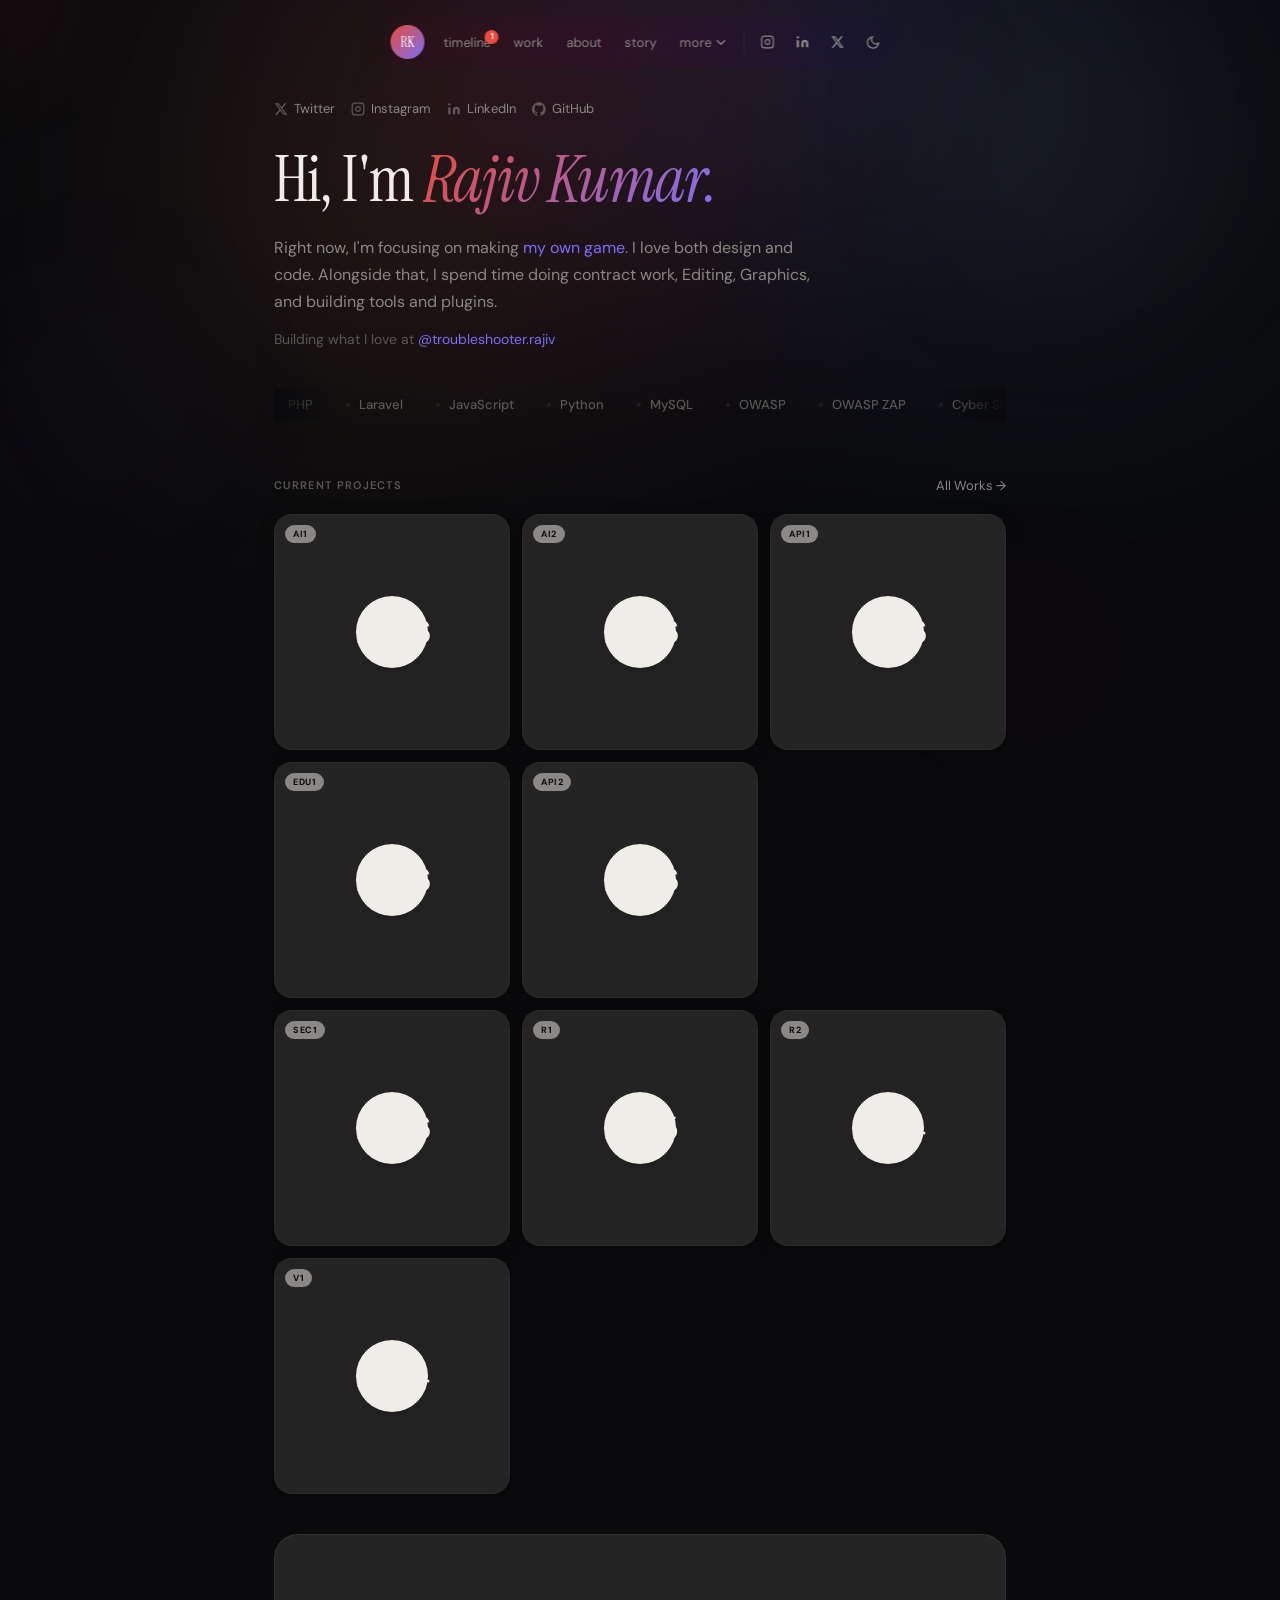
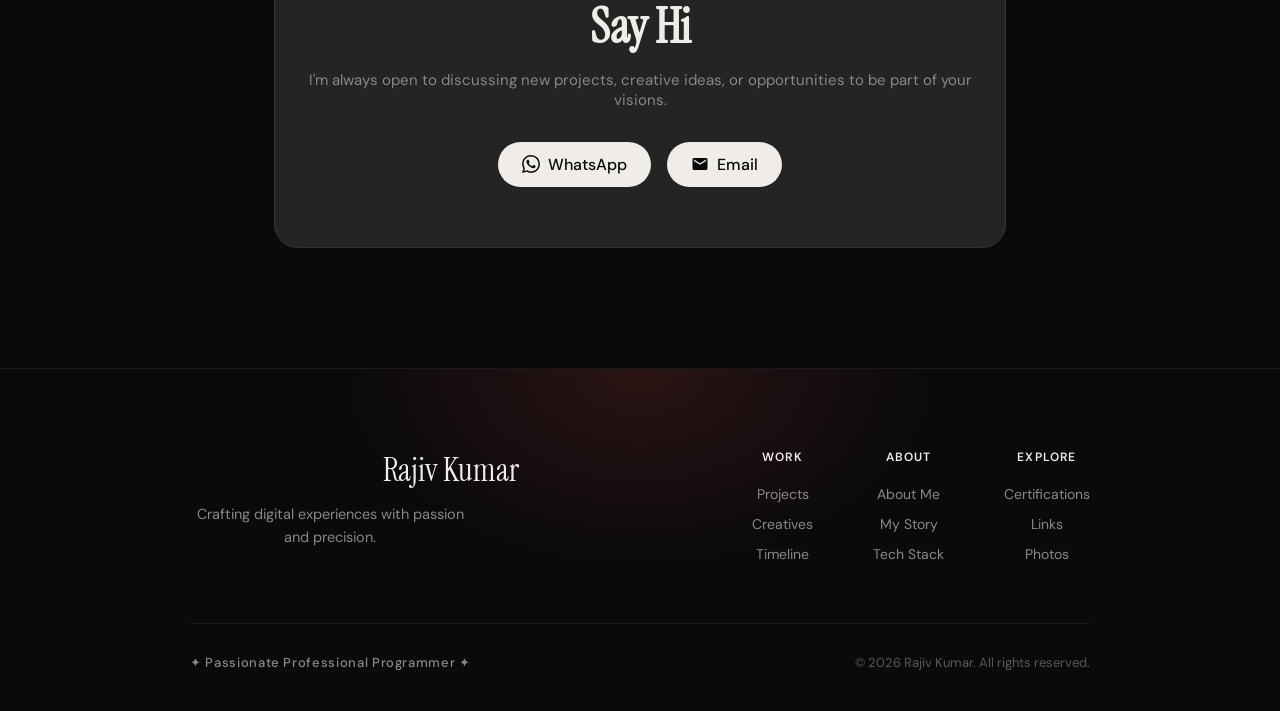
<file: index.html>
﻿<!DOCTYPE html>
<html lang="en" data-theme="dark">

<head>
  <meta charset="UTF-8">
  <meta name="viewport" content="width=device-width, initial-scale=1.0">
  <!-- Favicon & Icons -->
  <link rel="icon" type="image/png" sizes="32x32" href="/r/favicon-32x32.png">
  <link rel="icon" type="image/png" sizes="16x16" href="/r/favicon-16x16.png">
  <link rel="shortcut icon" href="/r/favicon-32x32.png">
  <link rel="apple-touch-icon" sizes="180x180" href="/r/apple-touch-icon.png">
  <link rel="manifest" href="/r/site.webmanifest">
  <meta name="theme-color" content="#e84b3a">
  <!-- SEO -->
  <meta name="description" content="Portfolio of Rajiv Kumar — full-stack developer, creative technologist, and designer crafting digital experiences with passion and precision.">
  <meta name="author" content="Rajiv Kumar">
  <meta name="robots" content="index, follow">
  <link rel="canonical" href="https://rajivkumar.dev/">

  <!-- Open Graph / Facebook -->
  <meta property="og:type" content="website">
  <meta property="og:site_name" content="Rajiv Kumar">
  <meta property="og:url" content="https://rajivkumar.dev/">
  <meta property="og:title" content="Rajiv Kumar — Developer, Designer & Creator">
  <meta property="og:description" content="Portfolio of Rajiv Kumar — full-stack developer, creative technologist, and designer crafting digital experiences with passion and precision.">
  <meta property="og:image" content="https://rajivkumar.dev/data/img/og-preview.png">
  <meta property="og:image:width" content="1200">
  <meta property="og:image:height" content="630">
  <meta property="og:image:alt" content="Rajiv Kumar — Developer Portfolio">

  <!-- Twitter Card -->
  <meta name="twitter:card" content="summary_large_image">
  <meta name="twitter:site" content="@RajivKumar31499">
  <meta name="twitter:creator" content="@RajivKumar31499">
  <meta name="twitter:url" content="https://rajivkumar.dev/">
  <meta name="twitter:title" content="Rajiv Kumar — Developer, Designer & Creator">
  <meta name="twitter:description" content="Portfolio of Rajiv Kumar — full-stack developer, creative technologist, and designer crafting digital experiences with passion and precision.">
  <meta name="twitter:image" content="https://rajivkumar.dev/data/img/og-preview.png">
  <title>Rajiv Kumar — Developer, Designer & Creator</title>
  <link rel="preconnect" href="https://fonts.googleapis.com">
  <link
    href="https://fonts.googleapis.com/css2?family=Instrument+Serif:ital@0;1&family=DM+Sans:ital,opsz,wght@0,9..40,300;0,9..40,400;0,9..40,500;1,9..40,300&display=swap"
    rel="stylesheet">

  <script>document.write('<link rel="stylesheet" href="style.css?v=' + Date.now() + '">');</script>
</head>

<body style="background-image: url('./header-gradient.svg');background-repeat: no-repeat;">

  <div class="ambient">
    <div class="ambient-blob"></div>
    <div class="ambient-blob"></div>
    <div class="ambient-blob"></div>
  </div>

  <div class="cursor-glow" id="cursorGlow"></div>


  <nav id="mainNav">
    <!-- avatar (desktop) -->
    <a href="index.html" style="text-decoration:none;">
      <div class="nav-avatar" id="navAvatar">RK</div>
    </a>
    <a href="timeline.html" class="nav-link  mobtimelinelink" style="position:relative">
      timeline
      <span class="nav-badge">1</span>
    </a>
    <!-- desktop links -->
    <div class="nav-links">
      <a href="timeline.html" class="nav-link active" style="position:relative">
        timeline
        <span class="nav-badge">1</span>
      </a>
      <a href="work.html" class="nav-link">work</a>
      <a href="about.html" class="nav-link">about</a>
      <a href="story.html" class="nav-link">story</a>


      <div class="nav-more" id="navMore">
        <button class="nav-more-btn" id="moreBtn">
          more
          <svg width="11" height="11" viewBox="0 0 12 12" fill="none">
            <path d="M2 4L6 8L10 4" stroke="currentColor" stroke-width="1.5" stroke-linecap="round"
              stroke-linejoin="round" />
          </svg>
        </button>
        <div class="dropdown" id="dropdown">
          <a href="creative.html">Creatives</a>
          <a href="certifications.html">certifications</a>
          <a href="links.html">links</a>

          <a href="techstack.html">tech stack</a>
          <a href="https://instagram.com/troubleshooter.rajiv/" target="_blank">photos</a>

        </div>
      </div>
    </div>

    <!-- divider -->
    <div class="nav-divider"></div>

    <!-- icon actions -->
    <div class="nav-actions">
      <a href="https://instagram.com/troubleshooter.rajiv/" class="nav-icon-btn" title="Instagram" target="_blank">
        <svg width="14" height="14" viewBox="0 0 24 24" fill="currentColor">
          <rect x="2" y="2" width="20" height="20" rx="5" ry="5" fill="none" stroke="currentColor" stroke-width="2" />
          <path d="M16 11.37A4 4 0 1 1 12.63 8 4 4 0 0 1 16 11.37z" fill="none" stroke="currentColor"
            stroke-width="2" />
          <line x1="17.5" y1="6.5" x2="17.51" y2="6.5" stroke="currentColor" stroke-width="2" stroke-linecap="round" />
        </svg>
      </a>
      <!-- LinkedIn -->
      <a class="nav-icon-btn" title="LinkedIn" href="https://www.linkedin.com/in/rajiv-kumar-dev/" target="_blank">
        <svg width="14" height="14" viewBox="0 0 24 24" fill="currentColor">
          <path d="M16 8a6 6 0 0 1 6 6v7h-4v-7a2 2 0 0 0-2-2 2 2 0 0 0-2 2v7h-4v-7a6 6 0 0 1 6-6z" />
          <rect x="2" y="9" width="4" height="12" />
          <circle cx="4" cy="4" r="2" />
        </svg>
      </a>
      <!-- Twitter -->
      <a href="https://x.com/RajivKumar31499" class="nav-icon-btn" title="Twitter" target="_blank">
        <svg width="14" height="14" viewBox="0 0 24 24" fill="currentColor">
          <path
            d="M18.244 2.25h3.308l-7.227 8.26 8.502 11.24H16.17l-5.214-6.817L4.99 21.75H1.68l7.73-8.835L1.254 2.25H8.08l4.713 6.231zm-1.161 17.52h1.833L7.084 4.126H5.117z" />
        </svg>
      </a>
      <!-- Theme toggle -->
      <button class="nav-icon-btn theme-btn" id="themeBtn" title="Toggle theme">
        <svg class="icon-sun" width="15" height="15" viewBox="0 0 24 24" fill="none" stroke="currentColor"
          stroke-width="2">
          <circle cx="12" cy="12" r="5" />
          <line x1="12" y1="1" x2="12" y2="3" />
          <line x1="12" y1="21" x2="12" y2="23" />
          <line x1="4.22" y1="4.22" x2="5.64" y2="5.64" />
          <line x1="18.36" y1="18.36" x2="19.78" y2="19.78" />
          <line x1="1" y1="12" x2="3" y2="12" />
          <line x1="21" y1="12" x2="23" y2="12" />
          <line x1="4.22" y1="19.78" x2="5.64" y2="18.36" />
          <line x1="18.36" y1="5.64" x2="19.78" y2="4.22" />
        </svg>
        <svg class="icon-moon" width="15" height="15" viewBox="0 0 24 24" fill="none" stroke="currentColor"
          stroke-width="2">
          <path d="M21 12.79A9 9 0 1 1 11.21 3 7 7 0 0 0 21 12.79z" />
        </svg>
      </button>
      <!-- Hamburger — mobile only -->
      <button class="nav-icon-btn nav-mobile-toggle" id="hamburgerBtn" title="Menu" aria-label="Open menu">
        <svg width="16" height="16" viewBox="0 0 20 20" fill="none">
          <rect x="2" y="5" width="16" height="1.8" rx="0.9" fill="currentColor" />
          <rect x="2" y="9.1" width="11" height="1.8" rx="0.9" fill="currentColor" />
          <rect x="2" y="13.2" width="14" height="1.8" rx="0.9" fill="currentColor" />
        </svg>
      </button>
    </div>
  </nav>

  <!-- ═══════════════════════════════════════════
     MOBILE SLIDE DRAWER
═════════════════════════════════════════════ -->
  <div class="drawer-overlay" id="drawerOverlay"></div>

  <div class="drawer" id="drawer" role="dialog" aria-modal="true" aria-label="Navigation menu">
    <!-- header -->
    <div class="drawer-header">
      <div class="drawer-logo">
        <div class="drawer-avatar">RK</div>
        <div>
          <div class="drawer-name">Rajiv Kumar</div>
          <div class="drawer-handle">@troubleshooter.rajiv</div>
        </div>
      </div>
      <button class="drawer-close" id="drawerClose" aria-label="Close menu">
        <svg width="13" height="13" viewBox="0 0 14 14" fill="none">
          <path d="M1 1L13 13M13 1L1 13" stroke="currentColor" stroke-width="1.8" stroke-linecap="round" />
        </svg>
      </button>
    </div>

    <!-- body -->
    <div class="drawer-body">
      <div class="drawer-section-label">Navigation</div>

      <a href="timeline.html" class="drawer-link active" id="dl-timeline">
        <span>timeline</span>
        <span class="drawer-badge">1</span>
      </a>
      <a href="work.html" class="drawer-link" id="dl-work">
        <span>work</span>
      </a>
      <a href="creative.html" class="drawer-link" id="dl-creative">
        <span>creatives</span>
      </a>
      <a href="about.html" class="drawer-link" id="dl-about">
        <span>about</span>
      </a>
      <a href="story.html" class="drawer-link" id="dl-story">
        <span>story</span>
      </a>

      <div class="drawer-divider"></div>
      <div class="drawer-section-label">More</div>

      <a href="certifications.html" class="drawer-link">certifications</a>
      <a href="links.html" class="drawer-link">links</a>

      <a href="techstack.html" class="drawer-link">tech stack</a>
      <a href="https://instagram.com/troubleshooter.rajiv/" target="_blank" class="drawer-link">photos</a>

    </div>
  </div>
  <main>
    <!-- Socials — rendered by JS from socials.csv -->
    <div class="socials" id="socialsContainer"></div>

    <!-- Hero -->
    <h1 class="hero-title">Hi, I'm <em>Rajiv Kumar.</em></h1>

    <p class="hero-body">
      Right now, I'm focusing on making <a href="#">my own game</a>. I love both design
      and code. Alongside that, I spend time doing contract work, Editing, Graphics,
      and building tools and plugins.
    </p>

    <p class="hero-sub">Building what I love at <a href="/work">@troubleshooter.rajiv</a></p>

    <!-- Marquee — rendered by JS from marquee.csv -->
    <div class="marquee-wrapper">
      <div class="marquee-track" id="marqueeTrack">
        <!-- Populated by JS -->
      </div>
    </div>

    <!-- Projects -->
    <div class="section-header">
      <span class="section-label">Current Projects</span>
      <a href="/work" class="section-link">All Works →</a>
    </div>

    <!-- Grids populated by JS from projects.csv -->
    <div class="projects-grid" id="grid1"></div>
    <div class="projects-grid" id="grid2" style="margin-top: 0;"></div>
    <!-- Refer Me / Say Hi Section -->
    <section class="say-hi-section">
      <h2 class="say-hi-title"> Say Hi</h2>
      <p class="say-hi-desc">I'm always open to discussing new projects, creative ideas, or opportunities to be part of your visions.</p>
      <div class="say-hi-actions">
        <a href="https://wa.me/+918377017302?text=Hi%20Rajiv,%20I'd%20like%20to%20talk%20with%20you" target="_blank" class="btn-primary">
          <svg width="18" height="18" viewBox="0 0 24 24" fill="currentColor"><path d="M17.472 14.382c-.297-.149-1.758-.867-2.03-.967-.273-.099-.471-.148-.67.15-.197.297-.767.966-.94 1.164-.173.199-.347.223-.644.075-.297-.15-1.255-.463-2.39-1.475-.883-.788-1.48-1.761-1.653-2.059-.173-.297-.018-.458.13-.606.134-.133.298-.347.446-.52.149-.174.198-.298.298-.497.099-.198.05-.371-.025-.52-.075-.149-.669-1.612-.916-2.207-.242-.579-.487-.5-.669-.51-.173-.008-.371-.01-.57-.01-.198 0-.52.074-.792.372-.272.297-1.04 1.016-1.04 2.479 0 1.462 1.065 2.875 1.213 3.074.149.198 2.096 3.2 5.077 4.487.709.306 1.262.489 1.694.625.712.227 1.36.195 1.871.118.571-.085 1.758-.719 2.006-1.413.248-.694.248-1.289.173-1.413-.074-.124-.272-.198-.57-.347m-5.421 7.403h-.004a9.87 9.87 0 01-5.031-1.378l-.361-.214-3.741.982.998-3.648-.235-.374a9.86 9.86 0 01-1.51-5.26c.001-5.45 4.436-9.884 9.888-9.884 2.64 0 5.122 1.03 6.988 2.898a9.825 9.825 0 012.893 6.994c-.003 5.45-4.437 9.884-9.885 9.884m8.413-18.297A11.815 11.815 0 0012.05 0C5.495 0 .16 5.335.157 11.892c0 2.096.547 4.142 1.588 5.945L.057 24l6.305-1.654a11.882 11.882 0 005.683 1.448h.005c6.554 0 11.89-5.335 11.893-11.893a11.821 11.821 0 00-3.48-8.413Z"/></svg>
          WhatsApp
        </a>
        <a href="mailto:rajivkumarsai08@gmail.com?subject=Hi Rajiv" class="btn-primary">
          <svg width="18" height="18" viewBox="0 0 24 24" fill="currentColor"><path d="M20 4H4c-1.1 0-1.99.9-1.99 2L2 18c0 1.1.9 2 2 2h16c1.1 0 2-.9 2-2V6c0-1.1-.9-2-2-2zm0 4l-8 5-8-5V6l8 5 8-5v2z"/></svg>
          Email
        </a>
       
      </div>
    </section>
  </main>

  <script>
    // ─── SVG ICONS FOR SOCIALS ───────────────────────────────────────────────────
    const SOCIAL_ICONS = {
      twitter: `<svg width="14" height="14" viewBox="0 0 24 24" fill="currentColor"><path d="M18.244 2.25h3.308l-7.227 8.26 8.502 11.24H16.17l-5.214-6.817L4.99 21.75H1.68l7.73-8.835L1.254 2.25H8.08l4.713 6.231zm-1.161 17.52h1.833L7.084 4.126H5.117z"/></svg>`,
      instagram: `<svg width="14" height="14" viewBox="0 0 24 24" fill="currentColor"><rect x="2" y="2" width="20" height="20" rx="5" ry="5" fill="none" stroke="currentColor" stroke-width="2"/><path d="M16 11.37A4 4 0 1 1 12.63 8 4 4 0 0 1 16 11.37z" fill="none" stroke="currentColor" stroke-width="2"/><line x1="17.5" y1="6.5" x2="17.51" y2="6.5" stroke="currentColor" stroke-width="2" stroke-linecap="round"/></svg>`,
      linkedin: `<svg width="14" height="14" viewBox="0 0 24 24" fill="currentColor"><path d="M16 8a6 6 0 0 1 6 6v7h-4v-7a2 2 0 0 0-2-2 2 2 0 0 0-2 2v7h-4v-7a6 6 0 0 1 6-6z"/><rect x="2" y="9" width="4" height="12"/><circle cx="4" cy="4" r="2"/></svg>`,
      github: `<svg width="14" height="14" viewBox="0 0 24 24" fill="currentColor"><path d="M12 .3a12 12 0 0 0-3.8 23.4c.6.1.8-.3.8-.6v-2.2c-3.3.7-4-1.6-4-1.6-.5-1.4-1.3-1.8-1.3-1.8-1.1-.7.1-.7.1-.7 1.2.1 1.8 1.2 1.8 1.2 1.1 1.8 2.8 1.3 3.5 1 .1-.8.4-1.3.7-1.6-2.7-.3-5.5-1.3-5.5-5.9 0-1.3.5-2.4 1.2-3.2-.1-.3-.5-1.5.1-3.2 0 0 1-.3 3.3 1.2a11.5 11.5 0 0 1 6 0c2.3-1.5 3.3-1.2 3.3-1.2.6 1.7.2 2.9.1 3.2.8.8 1.2 1.9 1.2 3.2 0 4.6-2.8 5.6-5.5 5.9.4.4.8 1.1.8 2.2v3.3c0 .3.2.7.8.6A12 12 0 0 0 12 .3z"/></svg>`,
    };

    const KEY_SVG = `<svg xmlns="http://www.w3.org/2000/svg" width="16" height="16" fill="currentColor" class="bi bi-key" viewBox="0 0 16 16"><path d="M0 8a4 4 0 0 1 7.465-2H14a.5.5 0 0 1 .354.146l1.5 1.5a.5.5 0 0 1 0 .708l-1.5 1.5a.5.5 0 0 1-.708 0L13 9.207l-.646.647a.5.5 0 0 1-.708 0L11 9.207l-.646.647a.5.5 0 0 1-.708 0L9 9.207l-.646.647A.5.5 0 0 1 8 10h-.535A4 4 0 0 1 0 8m4-3a3 3 0 1 0 2.712 4.285A.5.5 0 0 1 7.163 9h.63l.853-.854a.5.5 0 0 1 .708 0l.646.647.646-.647a.5.5 0 0 1 .708 0l.646.647.646-.647a.5.5 0 0 1 .708 0l.646.647.793-.793-1-1h-6.63a.5.5 0 0 1-.451-.285A3 3 0 0 0 4 5"/><path d="M4 8a1 1 0 1 1-2 0 1 1 0 0 1 2 0"/></svg>`;
    const SEND_SVG = `<svg xmlns="http://www.w3.org/2000/svg" width="16" height="16" fill="currentColor" class="bi bi-send" viewBox="0 0 16 16"><path d="M15.854.146a.5.5 0 0 1 .11.54l-5.819 14.547a.75.75 0 0 1-1.329.124l-3.178-4.995L.643 7.184a.75.75 0 0 1 .124-1.33L15.314.037a.5.5 0 0 1 .54.11ZM6.636 10.07l2.761 4.338L14.13 2.576zm6.787-8.201L1.591 6.602l4.339 2.76z"/></svg>`;

    // ─── RENDER SOCIALS ──────────────────────────────────────────────────────────
    async function renderSocials() {
      const data = await fetchCSV('data/socials.csv');
      const container = document.getElementById('socialsContainer');
      if (!container) return;
      container.innerHTML = data.map(s => `
    <a href="${s.url}" class="social-link" target="_blank" rel="noopener">
      ${SOCIAL_ICONS[s.icon] || ''}
      ${s.name}
    </a>
  `).join('');
    }

    // ─── RENDER MARQUEE ──────────────────────────────────────────────────────────
    async function renderMarquee() {
      const data = await fetchCSV('data/marquee.csv');
      const track = document.getElementById('marqueeTrack');
      if (!track) return;
      // Duplicate for seamless loop
      const items = data.map(d => `<span class="marquee-item">${d.label}</span>`).join('');
      track.innerHTML = items + items;
    }

    // ─── RENDER PROJECTS ─────────────────────────────────────────────────────────
    async function renderProjects() {
      const data = await fetchCSV('data/projects.csv');
      const grid1 = document.getElementById('grid1');
      const grid2 = document.getElementById('grid2');
      if (!grid1 || !grid2) return;

      const half = Math.ceil(data.length / 2);
      const row1 = data.slice(0, half);
      const row2 = data.slice(half);

      function buildCard(p) {
        let iconHtml = '';
        if (p.icon_type === 'image' && p.logo_url) {
          iconHtml = `<img loading="lazy" src="${p.logo_url}" style="width:70px;border-radius:55px;" alt="${p.title}">`;
        } else if (p.icon_type === 'svg_key') {
          iconHtml = KEY_SVG;
        } else if (p.emoji) {
          iconHtml = p.emoji;
        }

        const clickable = p.link && p.link !== '#' ? `onclick="window.location.href='${p.link}'" style="cursor:pointer;"` : '';
        return `
      <div class="project-card">
        <span class="project-badge badge-v2">${p.badge}</span>
        <div class="project-card-img">
          <div class="app-icon icon-3d">${iconHtml}</div>
          <div class="project-card-hover-info" ${clickable}>
            <div class="hover-title">${p.title}</div>
            <div class="hover-desc">${p.desc}</div>
            <div class="hover-link">${SEND_SVG}</div>
          </div>
        </div>
      </div>`;
      }

      grid1.innerHTML = row1.map(buildCard).join('');
      grid2.innerHTML = row2.map(buildCard).join('');

      // Trigger intersection observer (defined in common.js after this script runs)
      // Re-init for dynamically rendered cards
      const observer = new IntersectionObserver((entries) => {
        entries.forEach(entry => {
          if (entry.isIntersecting) {
            entry.target.querySelectorAll('.project-card').forEach((card, i) => {
              setTimeout(() => card.classList.add('visible'), i * 70);
            });
            observer.unobserve(entry.target);
          }
        });
      }, { threshold: 0.1 });
      observer.observe(grid1);
      observer.observe(grid2);
    }

    // ─── INIT ─────────────────────────────────────────────────────────────────────
    document.addEventListener('DOMContentLoaded', () => {
      renderSocials();
      renderMarquee();
      renderProjects();
    });
  </script>

    <footer class="site-footer">
    <div class="footer-glow"></div>
    <div class="footer-container">
      <div class="footer-top">
        <div class="footer-brand">
          <h3>Rajiv Kumar</h3>
          <p>Crafting digital experiences with passion and precision.</p>
        </div>
        <div class="footer-nav">
          <div class="footer-nav-col">
            <h4>Work</h4>
            <a href="work.html">Projects</a>
            <a href="creative.html">Creatives</a>
            <a href="timeline.html">Timeline</a>
          </div>
          <div class="footer-nav-col">
            <h4>About</h4>
            <a href="about.html">About Me</a>
            <a href="story.html">My Story</a>
            <a href="techstack.html">Tech Stack</a>
          </div>
          <div class="footer-nav-col">
            <h4>Explore</h4>
            <a href="certifications.html">Certifications</a>
            <a href="links.html">Links</a>
            <a href="https://instagram.com/troubleshooter.rajiv/" target="_blank" rel="noopener">Photos</a>
          </div>
        </div>
      </div>
      <div class="footer-bottom">
        <div class="footer-tagline">✦ Passionate Professional Programmer ✦</div>
        <div class="footer-copy">© <span class="footer-year"></span> Rajiv Kumar. All rights reserved.</div>
      </div>
    </div>
  </footer>
  <script>document.querySelectorAll('.footer-year').forEach(el => el.textContent = new Date().getFullYear());</script>
  <script>document.write('<script src="common.js?v=' + Date.now() + '"><\/script>');</script>
</body>

</html>
</file>
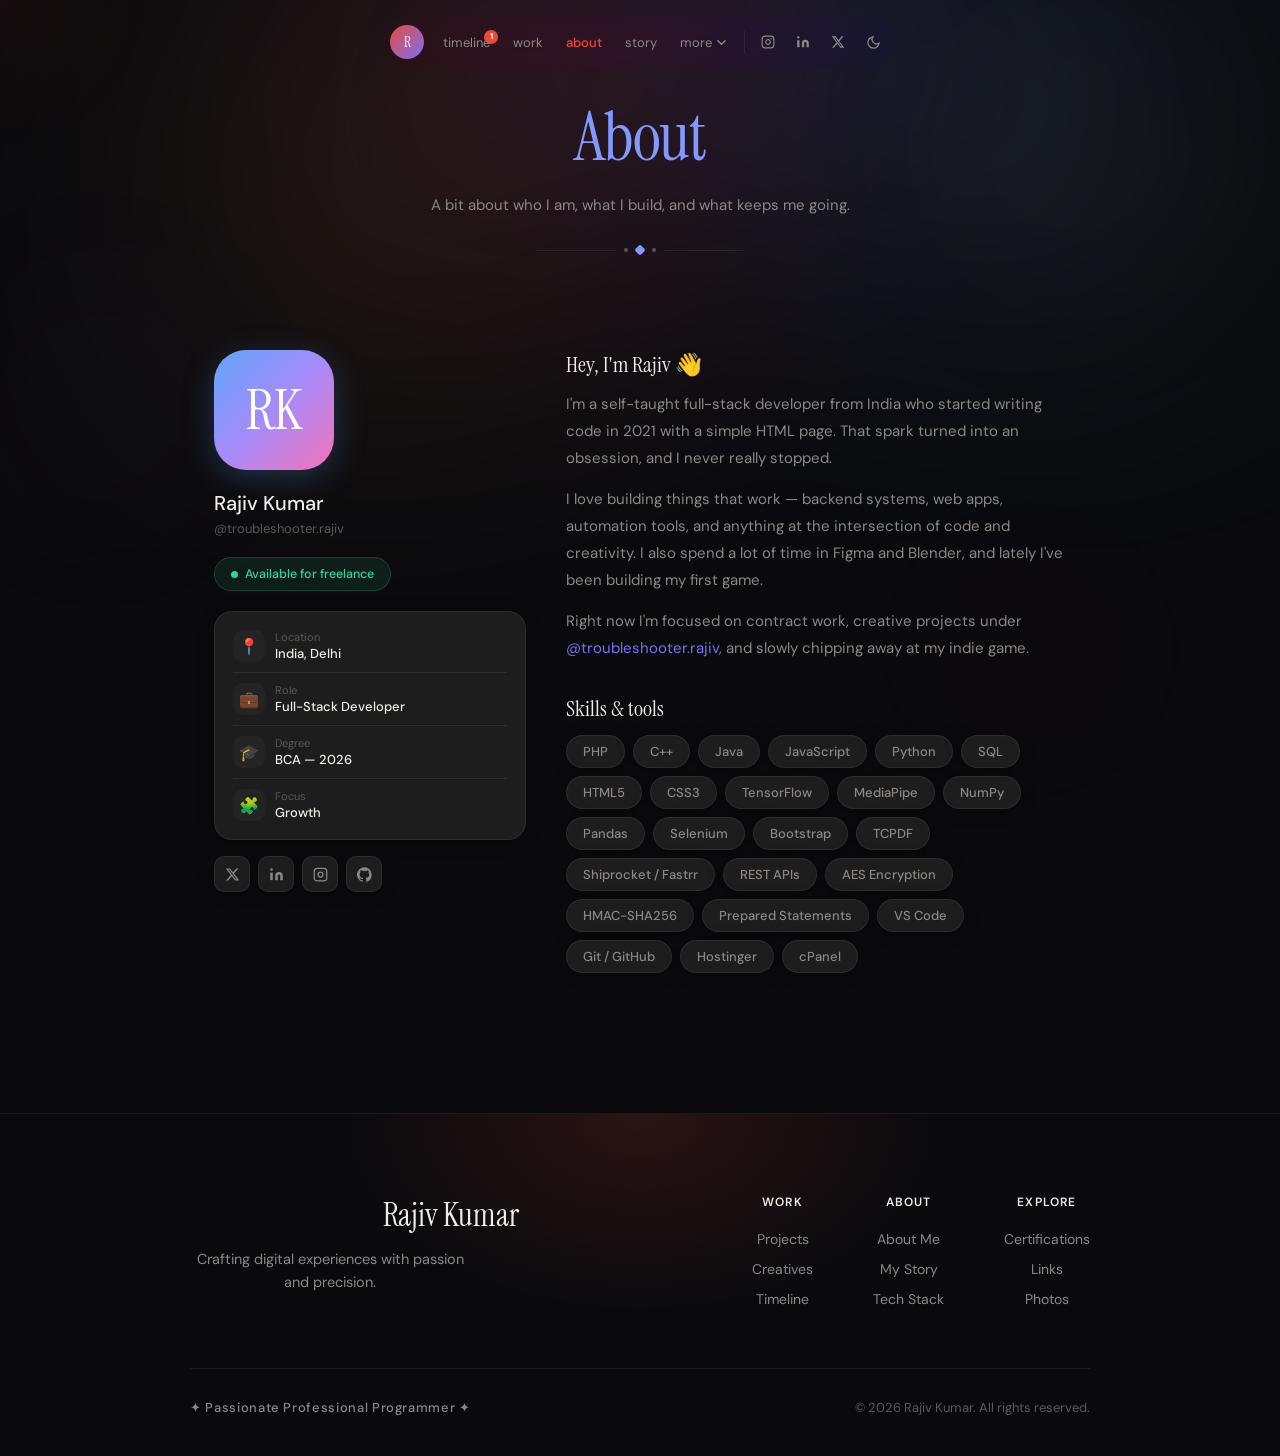
<file: about.html>
﻿<!DOCTYPE html>
<html lang="en" data-theme="dark">

<head>
  <meta charset="UTF-8">
  <meta name="viewport" content="width=device-width, initial-scale=1.0">
  <!-- Favicon & Icons -->
  <link rel="icon" type="image/png" sizes="32x32" href="/r/favicon-32x32.png">
  <link rel="icon" type="image/png" sizes="16x16" href="/r/favicon-16x16.png">
  <link rel="shortcut icon" href="/r/favicon-32x32.png">
  <link rel="apple-touch-icon" sizes="180x180" href="/r/apple-touch-icon.png">
  <link rel="manifest" href="/r/site.webmanifest">
  <meta name="theme-color" content="#e84b3a">
  <!-- SEO -->
  <meta name="description" content="Learn about Rajiv Kumar — his background, skills, values, and the journey that shaped him as a developer and creative professional.">
  <meta name="author" content="Rajiv Kumar">
  <meta name="robots" content="index, follow">
  <link rel="canonical" href="https://rajivkumar.dev/about.html">

  <!-- Open Graph / Facebook -->
  <meta property="og:type" content="website">
  <meta property="og:site_name" content="Rajiv Kumar">
  <meta property="og:url" content="https://rajivkumar.dev/about.html">
  <meta property="og:title" content="About — Rajiv Kumar">
  <meta property="og:description" content="Learn about Rajiv Kumar — his background, skills, values, and the journey that shaped him as a developer and creative professional.">
  <meta property="og:image" content="https://rajivkumar.dev/data/img/og-preview.png">
  <meta property="og:image:width" content="1200">
  <meta property="og:image:height" content="630">
  <meta property="og:image:alt" content="Rajiv Kumar — Developer Portfolio">

  <!-- Twitter Card -->
  <meta name="twitter:card" content="summary_large_image">
  <meta name="twitter:site" content="@RajivKumar31499">
  <meta name="twitter:creator" content="@RajivKumar31499">
  <meta name="twitter:url" content="https://rajivkumar.dev/about.html">
  <meta name="twitter:title" content="About — Rajiv Kumar">
  <meta name="twitter:description" content="Learn about Rajiv Kumar — his background, skills, values, and the journey that shaped him as a developer and creative professional.">
  <meta name="twitter:image" content="https://rajivkumar.dev/data/img/og-preview.png">
  <title>About — Rajiv Kumar</title>
  <link rel="preconnect" href="https://fonts.googleapis.com">
  <link
    href="https://fonts.googleapis.com/css2?family=Instrument+Serif:ital@0;1&family=DM+Sans:ital,opsz,wght@0,9..40,300;0,9..40,400;0,9..40,500;1,9..40,300&display=swap"
    rel="stylesheet">

  <script>document.write('<link rel="stylesheet" href="style.css?v=' + Date.now() + '">');</script>
</head>

<body style="background-image: url('./header-gradient.svg');background-repeat: no-repeat;">

  <div class="ambient">
    <div class="ambient-blob"></div>
    <div class="ambient-blob"></div>
    <div class="ambient-blob"></div>
  </div>

  <div class="cursor-glow" id="cursorGlow"></div>


  <nav id="mainNav">
    <!-- avatar (desktop) -->
    <a href="index.html" style="text-decoration:none;">
      <div class="nav-avatar" id="navAvatar">R</div>
    </a>
    <a href="timeline.html" class="nav-link  mobtimelinelink" style="position:relative">
      timeline
      <span class="nav-badge">1</span>
    </a>
    <!-- desktop links -->
    <div class="nav-links">
      <a href="timeline.html" class="nav-link active" style="position:relative">
        timeline
        <span class="nav-badge">1</span>
      </a>
      <a href="work.html" class="nav-link">work</a>
      <a href="about.html" class="nav-link">about</a>
      <a href="story.html" class="nav-link">story</a>


      <div class="nav-more" id="navMore">
        <button class="nav-more-btn" id="moreBtn">
          more
          <svg width="11" height="11" viewBox="0 0 12 12" fill="none">
            <path d="M2 4L6 8L10 4" stroke="currentColor" stroke-width="1.5" stroke-linecap="round"
              stroke-linejoin="round" />
          </svg>
        </button>
        <div class="dropdown" id="dropdown">
          <a href="creative.html">Creatives</a>
          <a href="certifications.html">certifications</a>
          <a href="links.html">links</a>

          <a href="techstack.html">tech stack</a>
          <a href="https://instagram.com/troubleshooter.rajiv/" target="_blank">photos</a>

        </div>
      </div>
    </div>

    <!-- divider -->
    <div class="nav-divider"></div>

    <!-- icon actions -->
    <div class="nav-actions">
      <a href="https://instagram.com/troubleshooter.rajiv/" class="nav-icon-btn" title="Instagram" target="_blank">
        <svg width="14" height="14" viewBox="0 0 24 24" fill="currentColor">
          <rect x="2" y="2" width="20" height="20" rx="5" ry="5" fill="none" stroke="currentColor" stroke-width="2" />
          <path d="M16 11.37A4 4 0 1 1 12.63 8 4 4 0 0 1 16 11.37z" fill="none" stroke="currentColor"
            stroke-width="2" />
          <line x1="17.5" y1="6.5" x2="17.51" y2="6.5" stroke="currentColor" stroke-width="2" stroke-linecap="round" />
        </svg>
      </a>
      <!-- LinkedIn -->
      <a class="nav-icon-btn" title="LinkedIn" href="https://www.linkedin.com/in/rajiv-kumar-dev/" target="_blank">
        <svg width="14" height="14" viewBox="0 0 24 24" fill="currentColor">
          <path d="M16 8a6 6 0 0 1 6 6v7h-4v-7a2 2 0 0 0-2-2 2 2 0 0 0-2 2v7h-4v-7a6 6 0 0 1 6-6z" />
          <rect x="2" y="9" width="4" height="12" />
          <circle cx="4" cy="4" r="2" />
        </svg>
      </a>
      <!-- Twitter -->
      <a href="https://x.com/RajivKumar31499" class="nav-icon-btn" title="Twitter" target="_blank">
        <svg width="14" height="14" viewBox="0 0 24 24" fill="currentColor">
          <path
            d="M18.244 2.25h3.308l-7.227 8.26 8.502 11.24H16.17l-5.214-6.817L4.99 21.75H1.68l7.73-8.835L1.254 2.25H8.08l4.713 6.231zm-1.161 17.52h1.833L7.084 4.126H5.117z" />
        </svg>
      </a>
      <!-- Theme toggle -->
      <button class="nav-icon-btn theme-btn" id="themeBtn" title="Toggle theme">
        <svg class="icon-sun" width="15" height="15" viewBox="0 0 24 24" fill="none" stroke="currentColor"
          stroke-width="2">
          <circle cx="12" cy="12" r="5" />
          <line x1="12" y1="1" x2="12" y2="3" />
          <line x1="12" y1="21" x2="12" y2="23" />
          <line x1="4.22" y1="4.22" x2="5.64" y2="5.64" />
          <line x1="18.36" y1="18.36" x2="19.78" y2="19.78" />
          <line x1="1" y1="12" x2="3" y2="12" />
          <line x1="21" y1="12" x2="23" y2="12" />
          <line x1="4.22" y1="19.78" x2="5.64" y2="18.36" />
          <line x1="18.36" y1="5.64" x2="19.78" y2="4.22" />
        </svg>
        <svg class="icon-moon" width="15" height="15" viewBox="0 0 24 24" fill="none" stroke="currentColor"
          stroke-width="2">
          <path d="M21 12.79A9 9 0 1 1 11.21 3 7 7 0 0 0 21 12.79z" />
        </svg>
      </button>
      <!-- Hamburger — mobile only -->
      <button class="nav-icon-btn nav-mobile-toggle" id="hamburgerBtn" title="Menu" aria-label="Open menu">
        <svg width="16" height="16" viewBox="0 0 20 20" fill="none">
          <rect x="2" y="5" width="16" height="1.8" rx="0.9" fill="currentColor" />
          <rect x="2" y="9.1" width="11" height="1.8" rx="0.9" fill="currentColor" />
          <rect x="2" y="13.2" width="14" height="1.8" rx="0.9" fill="currentColor" />
        </svg>
      </button>
    </div>
  </nav>

  <!-- ═══════════════════════════════════════════
     MOBILE SLIDE DRAWER
═════════════════════════════════════════════ -->
  <div class="drawer-overlay" id="drawerOverlay"></div>

  <div class="drawer" id="drawer" role="dialog" aria-modal="true" aria-label="Navigation menu">
    <!-- header -->
    <div class="drawer-header">
      <div class="drawer-logo">
        <div class="drawer-avatar">RK</div>
        <div>
          <div class="drawer-name">Rajiv Kumar</div>
          <div class="drawer-handle">@troubleshooter.rajiv</div>
        </div>
      </div>
      <button class="drawer-close" id="drawerClose" aria-label="Close menu">
        <svg width="13" height="13" viewBox="0 0 14 14" fill="none">
          <path d="M1 1L13 13M13 1L1 13" stroke="currentColor" stroke-width="1.8" stroke-linecap="round" />
        </svg>
      </button>
    </div>

    <!-- body -->
    <div class="drawer-body">
      <div class="drawer-section-label">Navigation</div>

      <a href="timeline.html" class="drawer-link active" id="dl-timeline">
        <span>timeline</span>
        <span class="drawer-badge">1</span>
      </a>
      <a href="work.html" class="drawer-link" id="dl-work">
        <span>work</span>
      </a>
      <a href="creative.html" class="drawer-link" id="dl-creative">
        <span>creatives</span>
      </a>
      <a href="about.html" class="drawer-link" id="dl-about">
        <span>about</span>
      </a>
      <a href="story.html" class="drawer-link" id="dl-story">
        <span>story</span>
      </a>

      <div class="drawer-divider"></div>
      <div class="drawer-section-label">More</div>

      <a href="certifications.html" class="drawer-link">certifications</a>
      <a href="links.html" class="drawer-link">links</a>

      <a href="techstack.html" class="drawer-link">tech stack</a>
      <a href="https://instagram.com/troubleshooter.rajiv/" target="_blank" class="drawer-link">photos</a>

    </div>
  </div>
  <style>
    .page-header {
      text-align: center;
      padding: 100px 24px 48px;
      position: relative;
      z-index: 1;
      opacity: 0;
      animation: fadeUp .7s .15s cubic-bezier(.4, 0, .2, 1) forwards
    }

    .page-title {
      font-family: 'Instrument Serif', serif;
      font-size: clamp(40px, 7vw, 68px);
      font-weight: 400;
      background: linear-gradient(135deg, #60a5fa 0%, #a78bfa 50%, #f472b6 100%);
      -webkit-background-clip: text;
      -webkit-text-fill-color: transparent;
      background-clip: text;
      letter-spacing: -0.02em;
      line-height: 1.1;
      margin-bottom: 18px;
      background-size: 200% 200%;
      animation: gradShift 6s ease infinite
    }

    @keyframes gradShift {
      0% {
        background-position: 0% 50%
      }

      50% {
        background-position: 100% 50%
      }

      100% {
        background-position: 0% 50%
      }
    }

    .page-desc {
      font-size: 15px;
      line-height: 1.7;
      color: var(--text2);
      max-width: 460px;
      margin: 0 auto 28px;
      text-align: center;
      transition: color .4s
    }

    .divider {
      display: flex;
      align-items: center;
      justify-content: center;
      gap: 8px;
      margin-bottom: 48px
    }

    .divider-line {
      height: 1px;
      width: 80px;
      background: var(--border);
      transition: background .4s
    }

    .divider-gem {
      width: 8px;
      height: 8px;
      border-radius: 2px;
      background: linear-gradient(135deg, #60a5fa, #a78bfa);
      transform: rotate(45deg);
      animation: gemPulse 3s ease-in-out infinite
    }

    .divider-dot {
      width: 4px;
      height: 4px;
      border-radius: 50%;
      background: var(--text3);
      transition: background .4s
    }

    @keyframes gemPulse {

      0%,
      100% {
        transform: rotate(45deg) scale(1)
      }

      50% {
        transform: rotate(45deg) scale(1.2);
        box-shadow: 0 0 12px rgba(96, 165, 250, .4)
      }
    }

    main {
      position: relative;
      z-index: 1;
      max-width: 900px;
      margin: 0 auto;
      padding: 0 24px 80px
    }

    .about-grid {
      display: grid;
      grid-template-columns: 1fr 1.6fr;
      gap: 40px;
      align-items: start
    }

    @media(max-width:700px) {
      .about-grid {
        grid-template-columns: 1fr
      }
    }

    /* LEFT COLUMN — Avatar + quick info */
    .about-left {
      position: sticky;
      top: 100px
    }

    .about-avatar {
      width: 120px;
      height: 120px;
      border-radius: 32px;
      background: linear-gradient(135deg, #60a5fa, #a78bfa, #f472b6);
      display: flex;
      align-items: center;
      justify-content: center;
      font-family: 'Instrument Serif', serif;
      font-size: 56px;
      color: white;
      margin-bottom: 20px;
      box-shadow: 0 8px 32px rgba(96, 165, 250, .25);
      transition: transform .3s cubic-bezier(.34, 1.56, .64, 1)
    }

    .about-avatar:hover {
      transform: scale(1.04) rotate(-2deg)
    }

    .about-name {
      font-size: 20px;
      font-weight: 500;
      color: var(--text);
      margin-bottom: 4px;
      transition: color .4s
    }

    .about-handle {
      font-size: 13px;
      color: var(--text3);
      margin-bottom: 20px;
      transition: color .4s
    }

    .about-status {
      display: inline-flex;
      align-items: center;
      gap: 7px;
      padding: 8px 16px;
      border-radius: 100px;
      background: rgba(52, 211, 153, .1);
      border: 1px solid rgba(52, 211, 153, .2);
      color: #34d399;
      font-size: 12.5px;
      font-weight: 500;
      margin-bottom: 20px
    }

    .status-dot {
      width: 7px;
      height: 7px;
      border-radius: 50%;
      background: #34d399;
      animation: statusPulse 2s ease-in-out infinite
    }

    @keyframes statusPulse {

      0%,
      100% {
        opacity: 1;
        transform: scale(1)
      }

      50% {
        opacity: .5;
        transform: scale(.8)
      }
    }

    .about-quick {
      background: var(--surface);
      border: 1px solid var(--border);
      border-radius: 18px;
      padding: 18px;
      box-shadow: var(--card-shadow);
      transition: background .4s, border-color .4s
    }

    .quick-row {
      display: flex;
      align-items: center;
      gap: 10px;
      padding: 10px 0;
      border-bottom: 1px solid var(--border);
      transition: border-color .4s
    }

    .quick-row:last-child {
      border-bottom: none;
      padding-bottom: 0
    }

    .quick-row:first-child {
      padding-top: 0
    }

    .quick-icon {
      width: 32px;
      height: 32px;
      border-radius: 10px;
      background: var(--surface2);
      display: flex;
      align-items: center;
      justify-content: center;
      font-size: 16px;
      flex-shrink: 0;
      transition: background .4s
    }

    .quick-label {
      font-size: 11px;
      color: var(--text3);
      margin-bottom: 1px;
      transition: color .4s
    }

    .quick-val {
      font-size: 13px;
      color: var(--text);
      font-weight: 500;
      transition: color .4s
    }

    .about-socials {
      display: flex;
      gap: 8px;
      margin-top: 16px
    }

    .about-social-btn {
      width: 36px;
      height: 36px;
      border-radius: 10px;
      background: var(--surface);
      border: 1px solid var(--border);
      display: flex;
      align-items: center;
      justify-content: center;
      color: var(--text2);
      text-decoration: none;
      transition: transform .25s cubic-bezier(.34, 1.56, .64, 1), box-shadow .25s, background .2s, color .2s, border-color .2s;
      box-shadow: var(--card-shadow)
    }

    .about-social-btn:hover {
      transform: translateY(-3px) scale(1.1);
      box-shadow: var(--card-hover-shadow);
      color: var(--text)
    }

    /* RIGHT COLUMN — Content */
    .about-right {
      display: flex;
      flex-direction: column;
      gap: 32px
    }

    .about-section {
      opacity: 0;
      transform: translateY(16px)
    }

    .about-section.visible {
      animation: fadeUp .55s cubic-bezier(.4, 0, .2, 1) forwards
    }

    .section-heading {
      font-family: 'Instrument Serif', serif;
      font-size: 22px;
      font-weight: 400;
      color: var(--text);
      margin-bottom: 12px;
      transition: color .4s
    }

    .section-body {
      font-size: 15px;
      line-height: 1.8;
      color: var(--text2);
      transition: color .4s
    }

    .section-body p {
      margin-bottom: 14px
    }

    .section-body p:last-child {
      margin-bottom: 0
    }

    .section-body a {
      color: var(--accent2);
      text-decoration: none
    }

    .section-body a:hover {
      text-decoration: underline
    }

    /* Stats */
    .stats-grid {
      display: grid;
      grid-template-columns: repeat(3, 1fr);
      gap: 12px
    }

    .stat-card {
      background: var(--surface);
      border: 1px solid var(--border);
      border-radius: 16px;
      padding: 16px;
      text-align: center;
      box-shadow: var(--card-shadow);
      transition: transform .25s cubic-bezier(.34, 1.56, .64, 1), box-shadow .25s, background .4s
    }

    .stat-card:hover {
      transform: translateY(-3px);
      box-shadow: var(--card-hover-shadow)
    }

    .stat-num {
      font-family: 'Instrument Serif', serif;
      font-size: 28px;
      font-weight: 400;
      color: var(--text);
      transition: color .4s
    }

    .stat-lbl {
      font-size: 11px;
      color: var(--text3);
      margin-top: 3px;
      text-transform: uppercase;
      letter-spacing: .06em;
      transition: color .4s
    }

    /* Skills */
    .skills-grid {
      display: flex;
      flex-wrap: wrap;
      gap: 8px
    }

    .skill-tag {
      padding: 7px 16px;
      border-radius: 100px;
      background: var(--surface);
      border: 1px solid var(--border);
      font-size: 13px;
      color: var(--text2);
      font-weight: 500;
      box-shadow: var(--card-shadow);
      transition: transform .2s, box-shadow .2s, background .2s, color .2s;
      cursor: default
    }

    .skill-tag:hover {
      transform: translateY(-2px) scale(1.04);
      box-shadow: var(--card-hover-shadow);
      color: var(--text)
    }

    /* Currently section */
    .currently-list {
      display: flex;
      flex-direction: column;
      gap: 10px
    }

    .currently-item {
      display: flex;
      align-items: flex-start;
      gap: 12px;
      padding: 14px 16px;
      background: var(--surface);
      border: 1px solid var(--border);
      border-radius: 14px;
      box-shadow: var(--card-shadow);
      transition: background .4s, border-color .4s
    }

    .currently-icon {
      font-size: 20px;
      flex-shrink: 0;
      margin-top: 2px
    }

    .currently-text {
      font-size: 14px;
      color: var(--text2);
      line-height: 1.5;
      transition: color .4s
    }

    .currently-text strong {
      color: var(--text);
      font-weight: 500
    }

    @keyframes fadeUp {
      to {
        opacity: 1;
        transform: translateY(0)
      }
    }

    ::-webkit-scrollbar {
      width: 5px
    }

    ::-webkit-scrollbar-track {
      background: transparent
    }

    ::-webkit-scrollbar-thumb {
      background: var(--border);
      border-radius: 3px
    }
  </style>

  <div class="page-header">
    <h1 class="page-title">About</h1>
    <p class="page-desc">A bit about who I am, what I build, and what keeps me going.</p>
    <div class="divider">
      <div class="divider-line"></div>
      <div class="divider-dot"></div>
      <div class="divider-gem"></div>
      <div class="divider-dot"></div>
      <div class="divider-line"></div>
    </div>
  </div>

  <main>
    <div class="about-grid">
      <!-- LEFT -->
      <div class="about-left">
        <div class="about-avatar">RK</div>
        <div class="about-name">Rajiv Kumar</div>
        <div class="about-handle">@troubleshooter.rajiv</div>
        <div class="about-status">
          <span class="status-dot"></span>
          Available for freelance
        </div>
        <div class="about-quick">
          <div class="quick-row">
            <div class="quick-icon">📍</div>
            <div>
              <div class="quick-label">Location</div>
              <div class="quick-val">India, Delhi</div>
            </div>
          </div>
          <div class="quick-row">
            <div class="quick-icon">💼</div>
            <div>
              <div class="quick-label">Role</div>
              <div class="quick-val">Full-Stack Developer</div>
            </div>
          </div>
          <div class="quick-row">
            <div class="quick-icon">🎓</div>
            <div>
              <div class="quick-label">Degree</div>
              <div class="quick-val">BCA — 2026</div>
            </div>
          </div>
          <div class="quick-row">
            <div class="quick-icon">🧩</div>
            <div>
              <div class="quick-label">Focus</div>
              <div class="quick-val">Growth</div>
            </div>
          </div>
        </div>
        <div class="about-socials">
          <a href="https://x.com/RajivKumar31499" class="about-social-btn" target="_blank" title="Twitter">
            <svg width="15" height="15" viewBox="0 0 24 24" fill="currentColor">
              <path
                d="M18.244 2.25h3.308l-7.227 8.26 8.502 11.24H16.17l-5.214-6.817L4.99 21.75H1.68l7.73-8.835L1.254 2.25H8.08l4.713 6.231zm-1.161 17.52h1.833L7.084 4.126H5.117z" />
            </svg>
          </a>
          <a href="https://www.linkedin.com/in/rajiv-kumar-dev/" class="about-social-btn" target="_blank"
            title="LinkedIn">
            <svg width="15" height="15" viewBox="0 0 24 24" fill="currentColor">
              <path d="M16 8a6 6 0 0 1 6 6v7h-4v-7a2 2 0 0 0-2-2 2 2 0 0 0-2 2v7h-4v-7a6 6 0 0 1 6-6z" />
              <rect x="2" y="9" width="4" height="12" />
              <circle cx="4" cy="4" r="2" />
            </svg>
          </a>
          <a href="https://instagram.com/troubleshooter.rajiv/" class="about-social-btn" target="_blank" title="Instagram">
            <svg width="15" height="15" viewBox="0 0 24 24" fill="none" stroke="currentColor" stroke-width="2">
              <rect x="2" y="2" width="20" height="20" rx="5" />
              <circle cx="12" cy="12" r="4" />
              <circle cx="17.5" cy="6.5" r="0.5" fill="currentColor" stroke="none" />
            </svg>
          </a>
          <a href="https://github.com/IamRajiv18" class="about-social-btn" target="_blank" title="GitHub">
            <svg width="15" height="15" viewBox="0 0 24 24" fill="currentColor">
              <path
                d="M12 .3a12 12 0 0 0-3.8 23.4c.6.1.8-.3.8-.6v-2.2c-3.3.7-4-1.6-4-1.6-.5-1.4-1.3-1.8-1.3-1.8-1.1-.7.1-.7.1-.7 1.2.1 1.8 1.2 1.8 1.2 1.1 1.8 2.8 1.3 3.5 1 .1-.8.4-1.3.7-1.6-2.7-.3-5.5-1.3-5.5-5.9 0-1.3.5-2.4 1.2-3.2-.1-.3-.5-1.5.1-3.2 0 0 1-.3 3.3 1.2a11.5 11.5 0 0 1 6 0c2.3-1.5 3.3-1.2 3.3-1.2.6 1.7.2 2.9.1 3.2.8.8 1.2 1.9 1.2 3.2 0 4.6-2.8 5.6-5.5 5.9.4.4.8 1.1.8 2.2v3.3c0 .3.2.7.8.6A12 12 0 0 0 12 .3z" />
            </svg>
          </a>
        </div>
      </div>

      <!-- RIGHT -->
      <div class="about-right">
        <div class="about-section">
          <div class="section-heading">Hey, I'm Rajiv 👋</div>
          <div class="section-body">
            <p>I'm a self-taught full-stack developer from India who started writing code in 2021 with a simple HTML
              page. That spark turned into an obsession, and I never really stopped.</p>
            <p>I love building things that work — backend systems, web apps, automation tools, and anything at the
              intersection of code and creativity. I also spend a lot of time in Figma and Blender, and lately I've been
              building my first game.</p>
            <p>Right now I'm focused on contract work, creative projects under <a
                href="https://instagram.com/troubleshooter.rajiv/" target="_blank">@troubleshooter.rajiv</a>, and slowly chipping away at my
              indie game.</p>
          </div>
        </div>

     

        <div class="about-section">
          <div class="section-heading">Skills & tools</div>
          <div class="skills-grid" id="skillsGrid">
            <!-- Populated from techstack CSV by JS -->
          </div>
        </div>

       
      </div>
    </div>
  </main>

  <script>
    // Populate skills from CSV
    async function loadSkills() {
      const data = await fetchCSV('data/techstack.csv');
      const uniqueNames = [...new Set(data.map(d => d.name))].slice(0, 24);
      const grid = document.getElementById('skillsGrid');
      grid.innerHTML = uniqueNames.map(name => `<span class="skill-tag">${name}</span>`).join('');
    }
    document.addEventListener('DOMContentLoaded', loadSkills);
    // Section reveal observer
    const io = new IntersectionObserver(entries => {
      entries.forEach(e => { if (e.isIntersecting) { e.target.classList.add('visible'); io.unobserve(e.target); } });
    }, { threshold: 0.1, rootMargin: '0px 0px -30px 0px' });
    document.querySelectorAll('.about-section').forEach(el => io.observe(el));
  </script>
    <footer class="site-footer">
    <div class="footer-glow"></div>
    <div class="footer-container">
      <div class="footer-top">
        <div class="footer-brand">
          <h3>Rajiv Kumar</h3>
          <p>Crafting digital experiences with passion and precision.</p>
        </div>
        <div class="footer-nav">
          <div class="footer-nav-col">
            <h4>Work</h4>
            <a href="work.html">Projects</a>
            <a href="creative.html">Creatives</a>
            <a href="timeline.html">Timeline</a>
          </div>
          <div class="footer-nav-col">
            <h4>About</h4>
            <a href="about.html">About Me</a>
            <a href="story.html">My Story</a>
            <a href="techstack.html">Tech Stack</a>
          </div>
          <div class="footer-nav-col">
            <h4>Explore</h4>
            <a href="certifications.html">Certifications</a>
            <a href="links.html">Links</a>
            <a href="https://instagram.com/troubleshooter.rajiv/" target="_blank" rel="noopener">Photos</a>
          </div>
        </div>
      </div>
      <div class="footer-bottom">
        <div class="footer-tagline">✦ Passionate Professional Programmer ✦</div>
        <div class="footer-copy">© <span class="footer-year"></span> Rajiv Kumar. All rights reserved.</div>
      </div>
    </div>
  </footer>
  <script>document.querySelectorAll('.footer-year').forEach(el => el.textContent = new Date().getFullYear());</script>
  <script>document.write('<script src="common.js?v=' + Date.now() + '"><\/script>');</script>
</body>

</html>
</file>
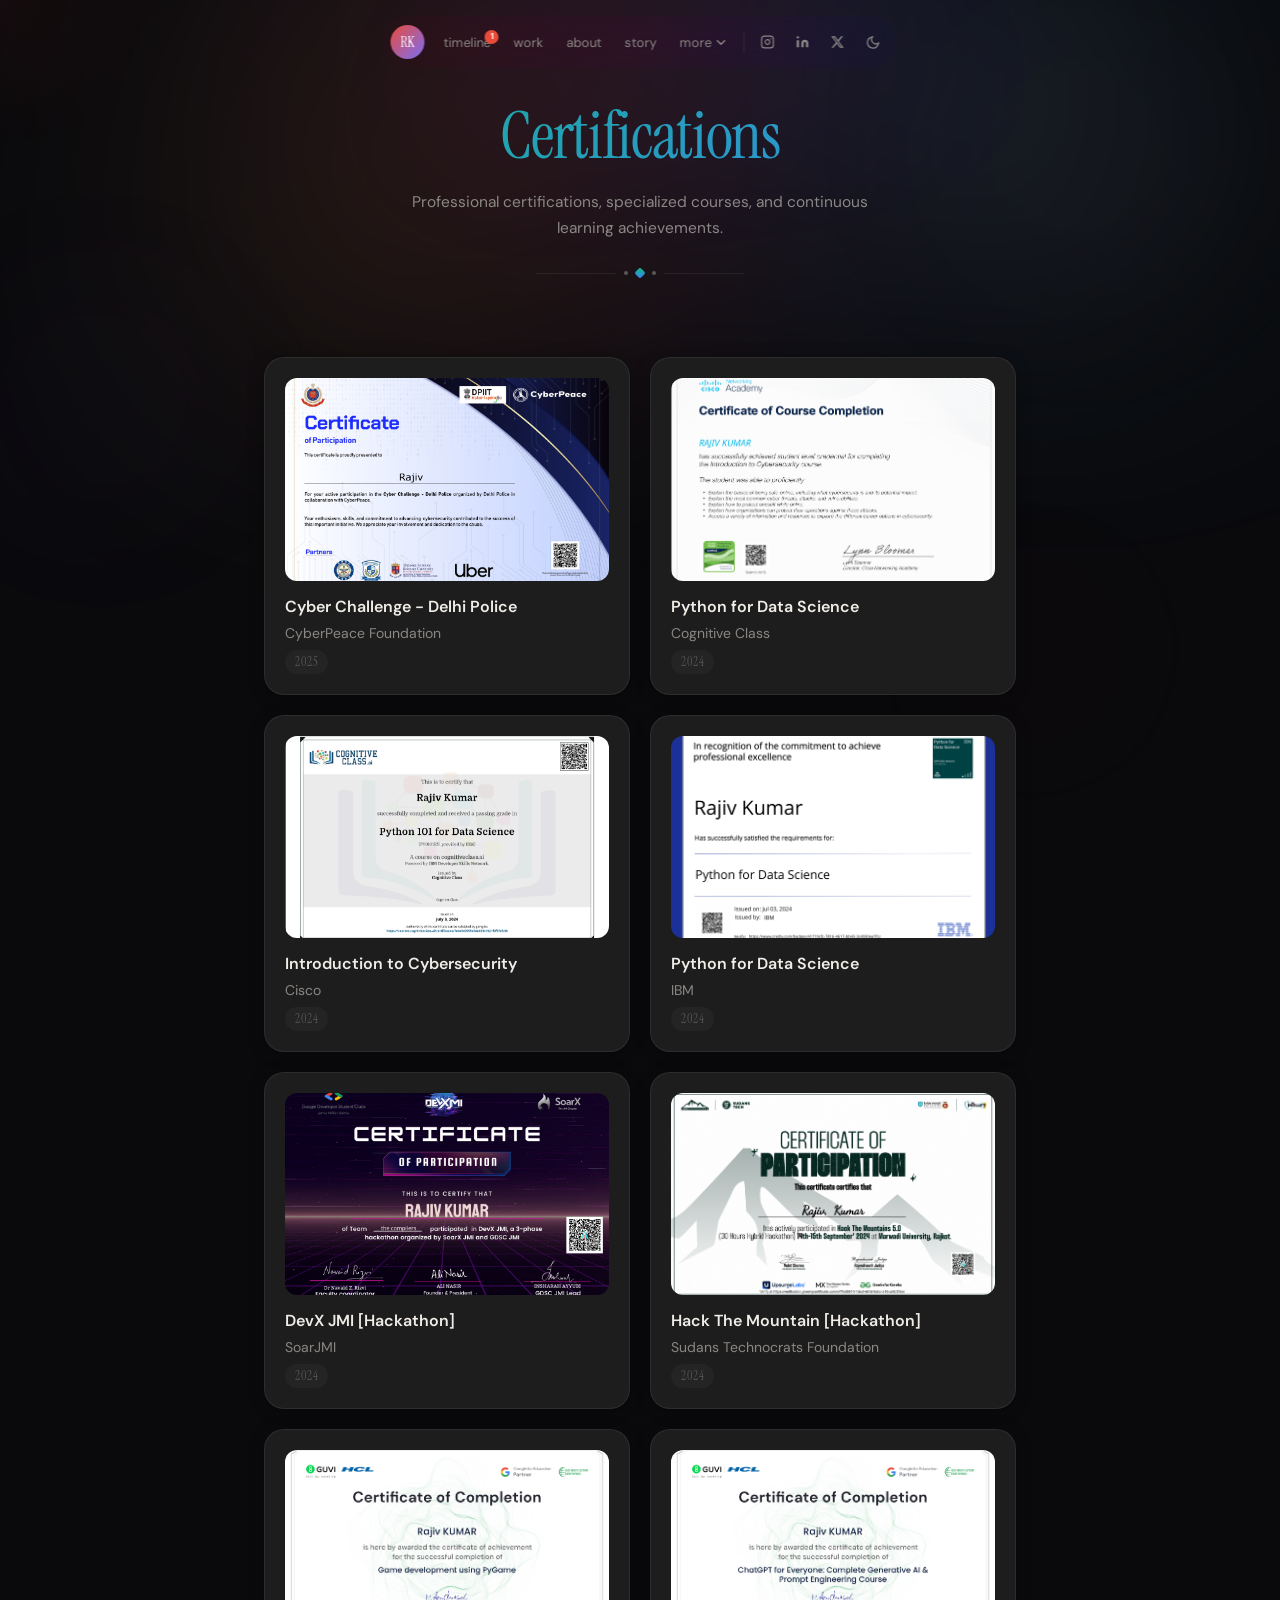
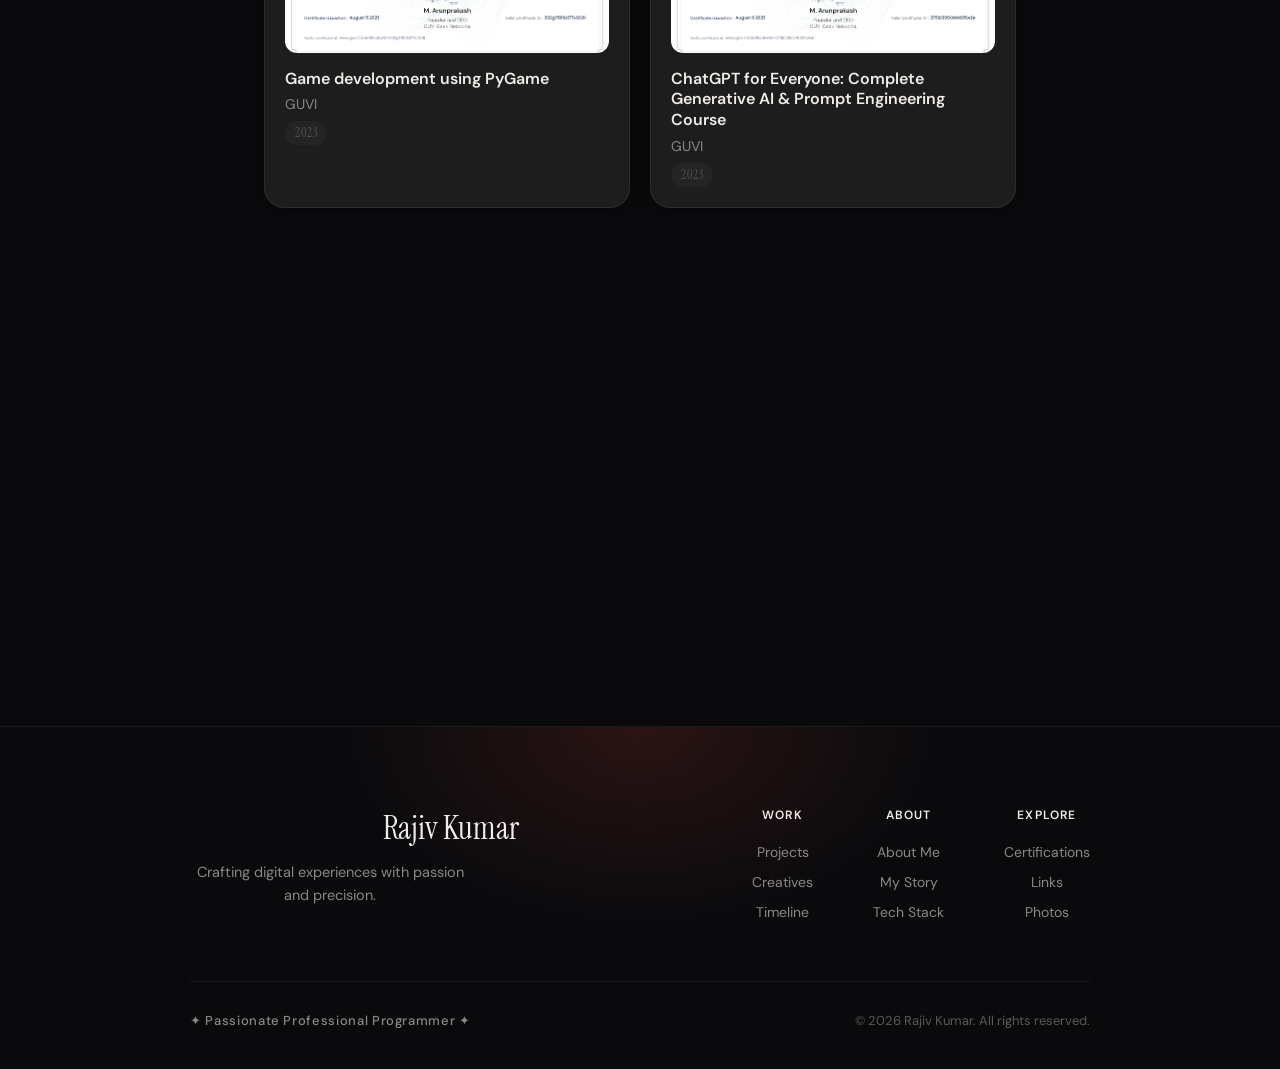
<file: certifications.html>
﻿<!DOCTYPE html>
<html lang="en" data-theme="dark">

<head>
  <meta charset="UTF-8">
  <meta name="viewport" content="width=device-width, initial-scale=1.0">
  <!-- Favicon & Icons -->
  <link rel="icon" type="image/png" sizes="32x32" href="/r/favicon-32x32.png">
  <link rel="icon" type="image/png" sizes="16x16" href="/r/favicon-16x16.png">
  <link rel="shortcut icon" href="/r/favicon-32x32.png">
  <link rel="apple-touch-icon" sizes="180x180" href="/r/apple-touch-icon.png">
  <link rel="manifest" href="/r/site.webmanifest">
  <meta name="theme-color" content="#e84b3a">
  <!-- SEO -->
  <meta name="description" content="Official certifications and achievements earned by Rajiv Kumar across development, cloud, cybersecurity, and design domains.">
  <meta name="author" content="Rajiv Kumar">
  <meta name="robots" content="index, follow">
  <link rel="canonical" href="https://rajivkumar.dev/certifications.html">

  <!-- Open Graph / Facebook -->
  <meta property="og:type" content="website">
  <meta property="og:site_name" content="Rajiv Kumar">
  <meta property="og:url" content="https://rajivkumar.dev/certifications.html">
  <meta property="og:title" content="Certifications — Rajiv Kumar">
  <meta property="og:description" content="Official certifications and achievements earned by Rajiv Kumar across development, cloud, cybersecurity, and design domains.">
  <meta property="og:image" content="https://rajivkumar.dev/data/img/og-preview.png">
  <meta property="og:image:width" content="1200">
  <meta property="og:image:height" content="630">
  <meta property="og:image:alt" content="Rajiv Kumar — Developer Portfolio">

  <!-- Twitter Card -->
  <meta name="twitter:card" content="summary_large_image">
  <meta name="twitter:site" content="@RajivKumar31499">
  <meta name="twitter:creator" content="@RajivKumar31499">
  <meta name="twitter:url" content="https://rajivkumar.dev/certifications.html">
  <meta name="twitter:title" content="Certifications — Rajiv Kumar">
  <meta name="twitter:description" content="Official certifications and achievements earned by Rajiv Kumar across development, cloud, cybersecurity, and design domains.">
  <meta name="twitter:image" content="https://rajivkumar.dev/data/img/og-preview.png">
  <title>Certifications — Rajiv Kumar</title>
  <link rel="preconnect" href="https://fonts.googleapis.com">
  <link
    href="https://fonts.googleapis.com/css2?family=Instrument+Serif:ital@0;1&family=DM+Sans:ital,opsz,wght@0,9..40,300;0,9..40,400;0,9..40,500;1,9..40,300&display=swap"
    rel="stylesheet">

  <script>document.write('<link rel="stylesheet" href="style.css?v=' + Date.now() + '">');</script>
</head>

<body style="background-image: url('./header-gradient.svg');background-repeat: no-repeat;">

  <div class="ambient">
    <div class="ambient-blob"></div>
    <div class="ambient-blob"></div>
    <div class="ambient-blob"></div>
  </div>

  <div class="cursor-glow" id="cursorGlow"></div>


  <nav id="mainNav">
    <!-- avatar (desktop) -->
    <a href="index.html" style="text-decoration:none;">
      <div class="nav-avatar" id="navAvatar">RK</div>
    </a>
    <a href="timeline.html" class="nav-link  mobtimelinelink" style="position:relative">
      timeline
      <span class="nav-badge">1</span>
    </a>
    <!-- desktop links -->
    <div class="nav-links">
      <a href="timeline.html" class="nav-link active" style="position:relative">
        timeline
        <span class="nav-badge">1</span>
      </a>
      <a href="work.html" class="nav-link">work</a>
      <a href="about.html" class="nav-link">about</a>
      <a href="story.html" class="nav-link">story</a>


      <div class="nav-more" id="navMore">
        <button class="nav-more-btn" id="moreBtn">
          more
          <svg width="11" height="11" viewBox="0 0 12 12" fill="none">
            <path d="M2 4L6 8L10 4" stroke="currentColor" stroke-width="1.5" stroke-linecap="round"
              stroke-linejoin="round" />
          </svg>
        </button>
        <div class="dropdown" id="dropdown">
          <a href="creative.html">Creatives</a>
          <a href="certifications.html">certifications</a>
          <a href="links.html">links</a>

          <a href="techstack.html">tech stack</a>
          <a href="https://instagram.com/troubleshooter.rajiv/" target="_blank">photos</a>

        </div>
      </div>
    </div>

    <!-- divider -->
    <div class="nav-divider"></div>

    <!-- icon actions -->
    <div class="nav-actions">
      <a href="https://instagram.com/troubleshooter.rajiv/" class="nav-icon-btn" title="Instagram" target="_blank">
        <svg width="14" height="14" viewBox="0 0 24 24" fill="currentColor">
          <rect x="2" y="2" width="20" height="20" rx="5" ry="5" fill="none" stroke="currentColor" stroke-width="2" />
          <path d="M16 11.37A4 4 0 1 1 12.63 8 4 4 0 0 1 16 11.37z" fill="none" stroke="currentColor"
            stroke-width="2" />
          <line x1="17.5" y1="6.5" x2="17.51" y2="6.5" stroke="currentColor" stroke-width="2" stroke-linecap="round" />
        </svg>
      </a>
      <!-- LinkedIn -->
      <a class="nav-icon-btn" title="LinkedIn" href="https://www.linkedin.com/in/rajiv-kumar-dev/" target="_blank">
        <svg width="14" height="14" viewBox="0 0 24 24" fill="currentColor">
          <path d="M16 8a6 6 0 0 1 6 6v7h-4v-7a2 2 0 0 0-2-2 2 2 0 0 0-2 2v7h-4v-7a6 6 0 0 1 6-6z" />
          <rect x="2" y="9" width="4" height="12" />
          <circle cx="4" cy="4" r="2" />
        </svg>
      </a>
      <!-- Twitter -->
      <a href="https://x.com/RajivKumar31499" class="nav-icon-btn" title="Twitter" target="_blank">
        <svg width="14" height="14" viewBox="0 0 24 24" fill="currentColor">
          <path
            d="M18.244 2.25h3.308l-7.227 8.26 8.502 11.24H16.17l-5.214-6.817L4.99 21.75H1.68l7.73-8.835L1.254 2.25H8.08l4.713 6.231zm-1.161 17.52h1.833L7.084 4.126H5.117z" />
        </svg>
      </a>
      <!-- Theme toggle -->
      <button class="nav-icon-btn theme-btn" id="themeBtn" title="Toggle theme">
        <svg class="icon-sun" width="15" height="15" viewBox="0 0 24 24" fill="none" stroke="currentColor"
          stroke-width="2">
          <circle cx="12" cy="12" r="5" />
          <line x1="12" y1="1" x2="12" y2="3" />
          <line x1="12" y1="21" x2="12" y2="23" />
          <line x1="4.22" y1="4.22" x2="5.64" y2="5.64" />
          <line x1="18.36" y1="18.36" x2="19.78" y2="19.78" />
          <line x1="1" y1="12" x2="3" y2="12" />
          <line x1="21" y1="12" x2="23" y2="12" />
          <line x1="4.22" y1="19.78" x2="5.64" y2="18.36" />
          <line x1="18.36" y1="5.64" x2="19.78" y2="4.22" />
        </svg>
        <svg class="icon-moon" width="15" height="15" viewBox="0 0 24 24" fill="none" stroke="currentColor"
          stroke-width="2">
          <path d="M21 12.79A9 9 0 1 1 11.21 3 7 7 0 0 0 21 12.79z" />
        </svg>
      </button>
      <!-- Hamburger — mobile only -->
      <button class="nav-icon-btn nav-mobile-toggle" id="hamburgerBtn" title="Menu" aria-label="Open menu">
        <svg width="16" height="16" viewBox="0 0 20 20" fill="none">
          <rect x="2" y="5" width="16" height="1.8" rx="0.9" fill="currentColor" />
          <rect x="2" y="9.1" width="11" height="1.8" rx="0.9" fill="currentColor" />
          <rect x="2" y="13.2" width="14" height="1.8" rx="0.9" fill="currentColor" />
        </svg>
      </button>
    </div>
  </nav>

  <!-- ═══════════════════════════════════════════
     MOBILE SLIDE DRAWER
═════════════════════════════════════════════ -->
  <div class="drawer-overlay" id="drawerOverlay"></div>

  <div class="drawer" id="drawer" role="dialog" aria-modal="true" aria-label="Navigation menu">
    <!-- header -->
    <div class="drawer-header">
      <div class="drawer-logo">
        <div class="drawer-avatar">RK</div>
        <div>
          <div class="drawer-name">Rajiv Kumar</div>
          <div class="drawer-handle">@troubleshooter.rajiv</div>
        </div>
      </div>
      <button class="drawer-close" id="drawerClose" aria-label="Close menu">
        <svg width="13" height="13" viewBox="0 0 14 14" fill="none">
          <path d="M1 1L13 13M13 1L1 13" stroke="currentColor" stroke-width="1.8" stroke-linecap="round" />
        </svg>
      </button>
    </div>

    <!-- body -->
    <div class="drawer-body">
      <div class="drawer-section-label">Navigation</div>

      <a href="timeline.html" class="drawer-link active" id="dl-timeline">
        <span>timeline</span>
        <span class="drawer-badge">1</span>
      </a>
      <a href="work.html" class="drawer-link" id="dl-work">
        <span>work</span>
      </a>
      <a href="creative.html" class="drawer-link" id="dl-creative">
        <span>creatives</span>
      </a>
      <a href="about.html" class="drawer-link" id="dl-about">
        <span>about</span>
      </a>
      <a href="story.html" class="drawer-link" id="dl-story">
        <span>story</span>
      </a>

      <div class="drawer-divider"></div>
      <div class="drawer-section-label">More</div>

      <a href="certifications.html" class="drawer-link">certifications</a>
      <a href="links.html" class="drawer-link">links</a>

      <a href="techstack.html" class="drawer-link">tech stack</a>
      <a href="https://instagram.com/troubleshooter.rajiv/" target="_blank" class="drawer-link">photos</a>

    </div>
  </div>

  <style>
    .page-header { text-align: center; padding: 100px 24px 40px; position: relative; z-index: 1; opacity: 0; animation: fadeUp .7s .15s cubic-bezier(.4, 0, .2, 1) forwards; }
    .page-title { font-family: 'Instrument Serif', serif; font-size: clamp(40px, 7vw, 66px); font-weight: 400; background: linear-gradient(135deg, #10b981 0%, #3b82f6 50%, #8b5cf6 100%); -webkit-background-clip: text; -webkit-text-fill-color: transparent; background-clip: text; letter-spacing: -0.02em; line-height: 1.1; margin-bottom: 16px; background-size: 200% 200%; animation: gradShift 6s ease infinite; }
    @keyframes gradShift { 0% { background-position: 0% 50%; } 50% { background-position: 100% 50%; } 100% { background-position: 0% 50%; } }
    .page-desc { font-size: 15.5px; line-height: 1.7; color: var(--text2); max-width: 480px; margin: 0 auto 28px; transition: color .4s; }
    .divider { display: flex; align-items: center; justify-content: center; gap: 8px; margin-bottom: 40px; }
    .divider-line { height: 1px; width: 80px; background: var(--border); transition: background .4s; }
    .divider-gem { width: 8px; height: 8px; border-radius: 2px; background: linear-gradient(135deg, #10b981, #3b82f6); transform: rotate(45deg); animation: gemPulse 3s ease-in-out infinite; }
    .divider-dot { width: 4px; height: 4px; border-radius: 50%; background: var(--text3); transition: background .4s; }
    @keyframes gemPulse { 0%, 100% { transform: rotate(45deg) scale(1); } 50% { transform: rotate(45deg) scale(1.2); box-shadow: 0 0 12px rgba(59, 130, 246, .4); } }
    main { position: relative; z-index: 1; max-width: 800px; margin: 0 auto; padding: 0 24px 80px; }
    .cert-grid { display: grid; grid-template-columns: repeat(2, 1fr); gap: 20px; }
    @media (max-width: 600px) { .cert-grid { grid-template-columns: 1fr; } }
    .cert-card { display: flex; flex-direction: column; gap: 16px; padding: 20px; background: var(--surface); border: 1px solid var(--border); border-radius: 20px; box-shadow: var(--card-shadow); text-decoration: none; transition: transform .3s, box-shadow .3s, border-color .3s; opacity: 0; transform: translateY(20px); overflow: hidden; }
    .cert-card.visible { animation: fadeUp .5s cubic-bezier(.4, 0, .2, 1) forwards; }
    .cert-card:hover { transform: translateY(-4px); box-shadow: var(--card-hover-shadow); border-color: rgba(59, 130, 246, 0.3); }
    .cert-image-wrapper { width: 100%; aspect-ratio: 16/10; border-radius: 12px; overflow: hidden; background: var(--surface2); flex-shrink: 0; }
    .cert-image { width: 100%; height: 100%; object-fit: cover; transition: transform .4s; }
    .cert-card:hover .cert-image { transform: scale(1.05); }
    .cert-info { flex: 1; }
    .cert-title { font-size: 16px; font-weight: 600; color: var(--text); margin-bottom: 6px; line-height: 1.3; }
    .cert-issuer { font-size: 14px; color: var(--text2); margin-bottom: 8px; }
    .cert-date { font-size: 12px; color: var(--text3); font-family: 'Instrument Serif', serif; letter-spacing: 0.05em; padding: 4px 10px; background: var(--surface2); border-radius: 100px; display: inline-block; }
    @keyframes fadeUp { to { opacity: 1; transform: translateY(0); } }
  </style>

  <div class="page-header">
    <h1 class="page-title">Certifications</h1>
    <p class="page-desc">Professional certifications, specialized courses, and continuous learning achievements.</p>
    <div class="divider">
      <div class="divider-line"></div>
      <div class="divider-dot"></div>
      <div class="divider-gem"></div>
      <div class="divider-dot"></div>
      <div class="divider-line"></div>
    </div>
  </div>

  <main>
    <div class="cert-grid" id="certGrid">
      <div style="text-align:center; padding: 40px; color: var(--text3); width: 100%;">Loading certifications...</div>
    </div>
  </main>

  <script>
    const CERT_ICONS = {
      aws: `<svg width="24" height="24" viewBox="0 0 24 24" fill="currentColor"><path d="M12 2C6.48 2 2 6.48 2 12s4.48 10 10 10 10-4.48 10-10S17.52 2 12 2zm-1 14H9V8h2v8zm4 0h-2V8h2v8z"/></svg>`,
      google: `<svg width="24" height="24" viewBox="0 0 24 24" fill="currentColor"><path d="M12 2C6.48 2 2 6.48 2 12s4.48 10 10 10 10-4.48 10-10S17.52 2 12 2zm-1 14H9V8h2v8zm4 0h-2V8h2v8z"/></svg>`,
      meta: `<svg width="24" height="24" viewBox="0 0 24 24" fill="currentColor"><path d="M12 2C6.48 2 2 6.48 2 12s4.48 10 10 10 10-4.48 10-10S17.52 2 12 2zm-1 14H9V8h2v8zm4 0h-2V8h2v8z"/></svg>`,
      security: `<svg width="24" height="24" viewBox="0 0 24 24" fill="currentColor"><path d="M12 1L3 5v6c0 5.55 3.84 10.74 9 12 5.16-1.26 9-6.45 9-12V5l-9-4zm0 10.99h7c-.53 4.12-3.28 7.79-7 8.94V12H5V6.3l7-3.11v8.8z"/></svg>`,
      default: `<svg width="24" height="24" viewBox="0 0 24 24" fill="currentColor"><path d="M12 2C6.48 2 2 6.48 2 12s4.48 10 10 10 10-4.48 10-10S17.52 2 12 2zm0 18c-4.41 0-8-3.59-8-8s3.59-8 8-8 8 3.59 8 8-3.59 8-8 8zm.31-8.86c-1.77-.45-2.34-.94-2.34-1.67 0-.84.79-1.43 2.1-1.43 1.38 0 1.9.66 1.94 1.64h1.71c-.05-1.34-.87-2.57-2.49-2.97V5H10.9v1.69c-1.51.32-2.72 1.3-2.72 2.81 0 1.79 1.49 2.69 3.66 3.21 1.95.46 2.34 1.15 2.34 1.87 0 .53-.39 1.64-2.25 1.64-1.74 0-2.1-.96-2.11-1.66H8.1c.02 1.83 1.34 2.81 2.8 3.12V19h2.34v-1.66c1.61-.31 2.87-1.35 2.87-3.03 0-2.19-1.78-2.83-3.8-3.31z"/></svg>`
    };

    async function init() {
      const data = await fetchCSV('data/certifications.csv');
      const grid = document.getElementById('certGrid');
      
      if (!data || data.length === 0) {
        grid.innerHTML = '<div style="text-align:center; padding: 40px; color: var(--text3); width: 100%;">No certifications found.</div>';
        return;
      }
      
      grid.innerHTML = data.map((c, i) => `
        <a href="${c.link}" target="_blank" class="cert-card" style="animation-delay: ${i * 0.08}s">
          <div class="cert-image-wrapper">
            <img src="${c.image}" alt="${c.title}" loading="lazy" class="cert-image" onerror="this.src='https://placehold.co/400x250/1e1e1e/555?text=Certificate'">
          </div>
          <div class="cert-info">
            <div class="cert-title">${c.title}</div>
            <div class="cert-issuer">${c.issuer}</div>
            <div class="cert-date">${c.date}</div>
          </div>
        </a>
      `).join('');

      const io = new IntersectionObserver(entries => {
        entries.forEach(e => {
          if (e.isIntersecting) {
            e.target.classList.add('visible');
            io.unobserve(e.target);
          }
        });
      }, { threshold: 0.1, rootMargin: '0px 0px -20px 0px' });
      
      document.querySelectorAll('.cert-card').forEach(el => io.observe(el));
    }
    
    document.addEventListener('DOMContentLoaded', init);
  </script>
    <footer class="site-footer">
    <div class="footer-glow"></div>
    <div class="footer-container">
      <div class="footer-top">
        <div class="footer-brand">
          <h3>Rajiv Kumar</h3>
          <p>Crafting digital experiences with passion and precision.</p>
        </div>
        <div class="footer-nav">
          <div class="footer-nav-col">
            <h4>Work</h4>
            <a href="work.html">Projects</a>
            <a href="creative.html">Creatives</a>
            <a href="timeline.html">Timeline</a>
          </div>
          <div class="footer-nav-col">
            <h4>About</h4>
            <a href="about.html">About Me</a>
            <a href="story.html">My Story</a>
            <a href="techstack.html">Tech Stack</a>
          </div>
          <div class="footer-nav-col">
            <h4>Explore</h4>
            <a href="certifications.html">Certifications</a>
            <a href="links.html">Links</a>
            <a href="https://instagram.com/troubleshooter.rajiv/" target="_blank" rel="noopener">Photos</a>
          </div>
        </div>
      </div>
      <div class="footer-bottom">
        <div class="footer-tagline">✦ Passionate Professional Programmer ✦</div>
        <div class="footer-copy">© <span class="footer-year"></span> Rajiv Kumar. All rights reserved.</div>
      </div>
    </div>
  </footer>
  <script>document.querySelectorAll('.footer-year').forEach(el => el.textContent = new Date().getFullYear());</script>
  <script>document.write('<script src="common.js?v=' + Date.now() + '"><\/script>');</script>
</body>

</html>
</file>
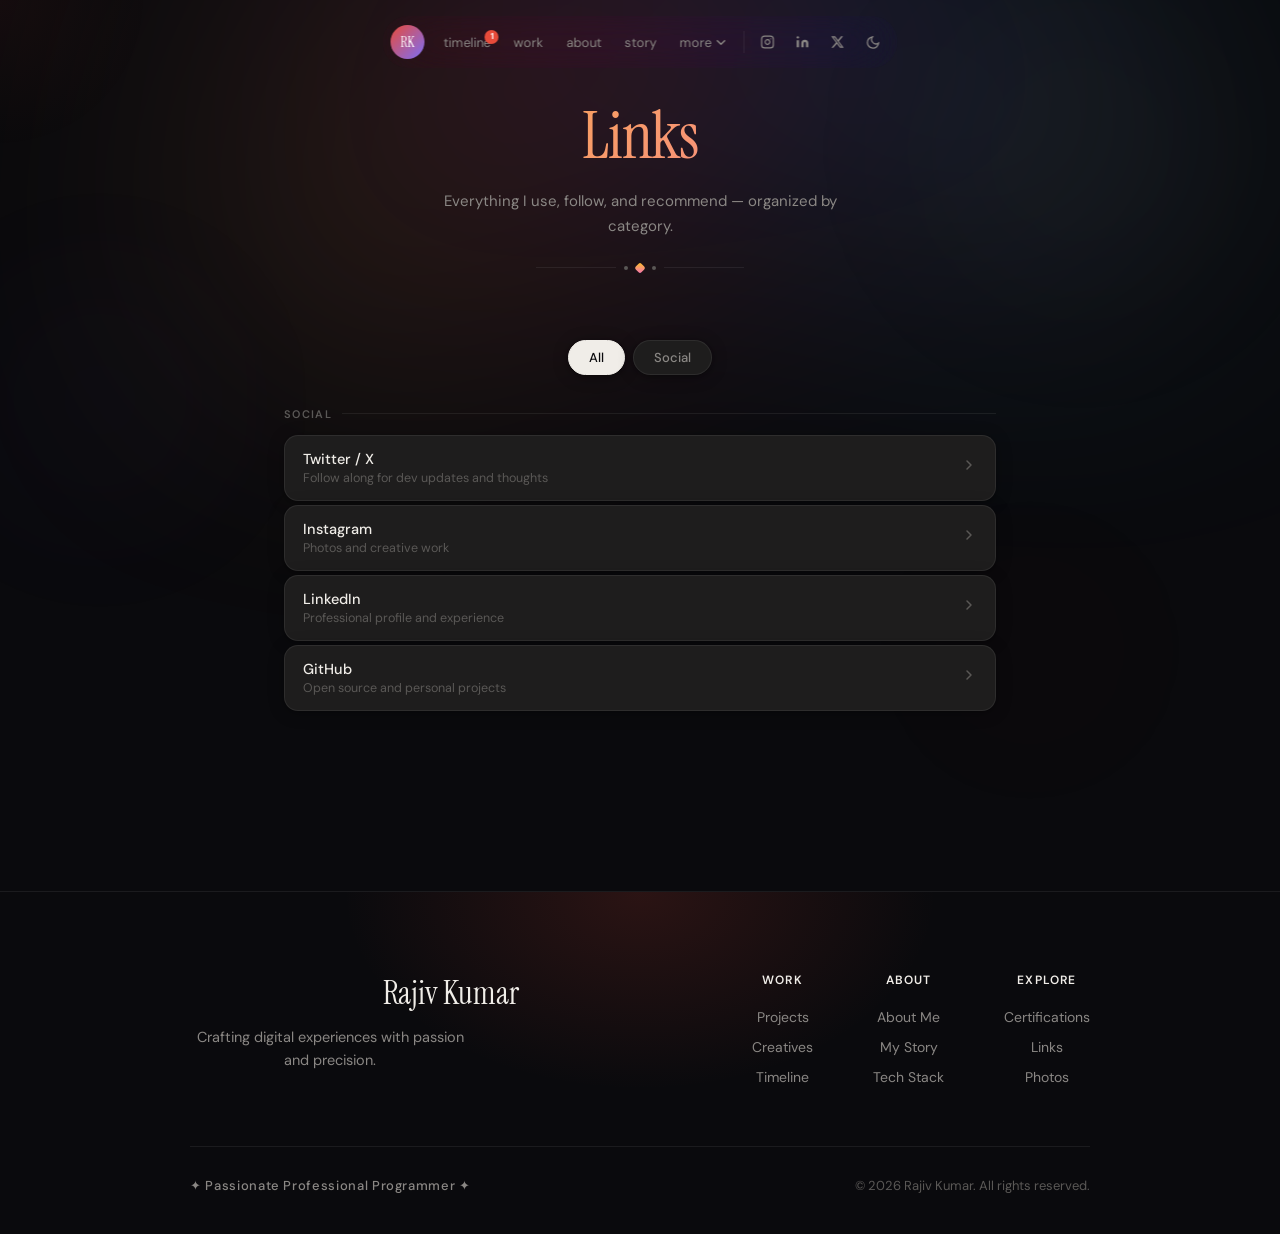
<file: links.html>
﻿<!DOCTYPE html>
<html lang="en" data-theme="dark">

<head>
  <meta charset="UTF-8">
  <meta name="viewport" content="width=device-width, initial-scale=1.0">
  <!-- Favicon & Icons -->
  <link rel="icon" type="image/png" sizes="32x32" href="/r/favicon-32x32.png">
  <link rel="icon" type="image/png" sizes="16x16" href="/r/favicon-16x16.png">
  <link rel="shortcut icon" href="/r/favicon-32x32.png">
  <link rel="apple-touch-icon" sizes="180x180" href="/r/apple-touch-icon.png">
  <link rel="manifest" href="/r/site.webmanifest">
  <meta name="theme-color" content="#e84b3a">
  <!-- SEO -->
  <meta name="description" content="All important links — social profiles, projects, platforms, and resources from Rajiv Kumar in one place.">
  <meta name="author" content="Rajiv Kumar">
  <meta name="robots" content="index, follow">
  <link rel="canonical" href="https://rajivkumar.dev/links.html">

  <!-- Open Graph / Facebook -->
  <meta property="og:type" content="website">
  <meta property="og:site_name" content="Rajiv Kumar">
  <meta property="og:url" content="https://rajivkumar.dev/links.html">
  <meta property="og:title" content="Links — Rajiv Kumar">
  <meta property="og:description" content="All important links — social profiles, projects, platforms, and resources from Rajiv Kumar in one place.">
  <meta property="og:image" content="https://rajivkumar.dev/data/img/og-preview.png">
  <meta property="og:image:width" content="1200">
  <meta property="og:image:height" content="630">
  <meta property="og:image:alt" content="Rajiv Kumar — Developer Portfolio">

  <!-- Twitter Card -->
  <meta name="twitter:card" content="summary_large_image">
  <meta name="twitter:site" content="@RajivKumar31499">
  <meta name="twitter:creator" content="@RajivKumar31499">
  <meta name="twitter:url" content="https://rajivkumar.dev/links.html">
  <meta name="twitter:title" content="Links — Rajiv Kumar">
  <meta name="twitter:description" content="All important links — social profiles, projects, platforms, and resources from Rajiv Kumar in one place.">
  <meta name="twitter:image" content="https://rajivkumar.dev/data/img/og-preview.png">
  <title>Links — Rajiv Kumar</title>
  <link rel="preconnect" href="https://fonts.googleapis.com">
  <link
    href="https://fonts.googleapis.com/css2?family=Instrument+Serif:ital@0;1&family=DM+Sans:ital,opsz,wght@0,9..40,300;0,9..40,400;0,9..40,500;1,9..40,300&display=swap"
    rel="stylesheet">

  <script>document.write('<link rel="stylesheet" href="style.css?v=' + Date.now() + '">');</script>
</head>

<body style="background-image: url('./header-gradient.svg');background-repeat: no-repeat;">

  <div class="ambient">
    <div class="ambient-blob"></div>
    <div class="ambient-blob"></div>
    <div class="ambient-blob"></div>
  </div>

  <div class="cursor-glow" id="cursorGlow"></div>


  <nav id="mainNav">
    <!-- avatar (desktop) -->
    <a href="index.html" style="text-decoration:none;">
      <div class="nav-avatar" id="navAvatar">RK</div>
    </a>
    <a href="timeline.html" class="nav-link  mobtimelinelink" style="position:relative">
      timeline
      <span class="nav-badge">1</span>
    </a>
    <!-- desktop links -->
    <div class="nav-links">
      <a href="timeline.html" class="nav-link active" style="position:relative">
        timeline
        <span class="nav-badge">1</span>
      </a>
      <a href="work.html" class="nav-link">work</a>
      <a href="about.html" class="nav-link">about</a>
      <a href="story.html" class="nav-link">story</a>


      <div class="nav-more" id="navMore">
        <button class="nav-more-btn" id="moreBtn">
          more
          <svg width="11" height="11" viewBox="0 0 12 12" fill="none">
            <path d="M2 4L6 8L10 4" stroke="currentColor" stroke-width="1.5" stroke-linecap="round"
              stroke-linejoin="round" />
          </svg>
        </button>
        <div class="dropdown" id="dropdown">
          <a href="creative.html">Creatives</a>
          <a href="certifications.html">certifications</a>
          <a href="links.html">links</a>

          <a href="techstack.html">tech stack</a>
          <a href="https://instagram.com/troubleshooter.rajiv/" target="_blank">photos</a>

        </div>
      </div>
    </div>

    <!-- divider -->
    <div class="nav-divider"></div>

    <!-- icon actions -->
    <div class="nav-actions">
      <a href="https://instagram.com/troubleshooter.rajiv/" class="nav-icon-btn" title="Instagram" target="_blank">
        <svg width="14" height="14" viewBox="0 0 24 24" fill="currentColor">
          <rect x="2" y="2" width="20" height="20" rx="5" ry="5" fill="none" stroke="currentColor" stroke-width="2" />
          <path d="M16 11.37A4 4 0 1 1 12.63 8 4 4 0 0 1 16 11.37z" fill="none" stroke="currentColor"
            stroke-width="2" />
          <line x1="17.5" y1="6.5" x2="17.51" y2="6.5" stroke="currentColor" stroke-width="2" stroke-linecap="round" />
        </svg>
      </a>
      <!-- LinkedIn -->
      <a class="nav-icon-btn" title="LinkedIn" href="https://www.linkedin.com/in/rajiv-kumar-dev/" target="_blank">
        <svg width="14" height="14" viewBox="0 0 24 24" fill="currentColor">
          <path d="M16 8a6 6 0 0 1 6 6v7h-4v-7a2 2 0 0 0-2-2 2 2 0 0 0-2 2v7h-4v-7a6 6 0 0 1 6-6z" />
          <rect x="2" y="9" width="4" height="12" />
          <circle cx="4" cy="4" r="2" />
        </svg>
      </a>
      <!-- Twitter -->
      <a href="https://x.com/RajivKumar31499" class="nav-icon-btn" title="Twitter" target="_blank">
        <svg width="14" height="14" viewBox="0 0 24 24" fill="currentColor">
          <path
            d="M18.244 2.25h3.308l-7.227 8.26 8.502 11.24H16.17l-5.214-6.817L4.99 21.75H1.68l7.73-8.835L1.254 2.25H8.08l4.713 6.231zm-1.161 17.52h1.833L7.084 4.126H5.117z" />
        </svg>
      </a>
      <!-- Theme toggle -->
      <button class="nav-icon-btn theme-btn" id="themeBtn" title="Toggle theme">
        <svg class="icon-sun" width="15" height="15" viewBox="0 0 24 24" fill="none" stroke="currentColor"
          stroke-width="2">
          <circle cx="12" cy="12" r="5" />
          <line x1="12" y1="1" x2="12" y2="3" />
          <line x1="12" y1="21" x2="12" y2="23" />
          <line x1="4.22" y1="4.22" x2="5.64" y2="5.64" />
          <line x1="18.36" y1="18.36" x2="19.78" y2="19.78" />
          <line x1="1" y1="12" x2="3" y2="12" />
          <line x1="21" y1="12" x2="23" y2="12" />
          <line x1="4.22" y1="19.78" x2="5.64" y2="18.36" />
          <line x1="18.36" y1="5.64" x2="19.78" y2="4.22" />
        </svg>
        <svg class="icon-moon" width="15" height="15" viewBox="0 0 24 24" fill="none" stroke="currentColor"
          stroke-width="2">
          <path d="M21 12.79A9 9 0 1 1 11.21 3 7 7 0 0 0 21 12.79z" />
        </svg>
      </button>
      <!-- Hamburger — mobile only -->
      <button class="nav-icon-btn nav-mobile-toggle" id="hamburgerBtn" title="Menu" aria-label="Open menu">
        <svg width="16" height="16" viewBox="0 0 20 20" fill="none">
          <rect x="2" y="5" width="16" height="1.8" rx="0.9" fill="currentColor" />
          <rect x="2" y="9.1" width="11" height="1.8" rx="0.9" fill="currentColor" />
          <rect x="2" y="13.2" width="14" height="1.8" rx="0.9" fill="currentColor" />
        </svg>
      </button>
    </div>
  </nav>

  <!-- ═══════════════════════════════════════════
     MOBILE SLIDE DRAWER
═════════════════════════════════════════════ -->
  <div class="drawer-overlay" id="drawerOverlay"></div>

  <div class="drawer" id="drawer" role="dialog" aria-modal="true" aria-label="Navigation menu">
    <!-- header -->
    <div class="drawer-header">
      <div class="drawer-logo">
        <div class="drawer-avatar">RK</div>
        <div>
          <div class="drawer-name">Rajiv Kumar</div>
          <div class="drawer-handle">@troubleshooter.rajiv</div>
        </div>
      </div>
      <button class="drawer-close" id="drawerClose" aria-label="Close menu">
        <svg width="13" height="13" viewBox="0 0 14 14" fill="none">
          <path d="M1 1L13 13M13 1L1 13" stroke="currentColor" stroke-width="1.8" stroke-linecap="round" />
        </svg>
      </button>
    </div>

    <!-- body -->
    <div class="drawer-body">
      <div class="drawer-section-label">Navigation</div>

      <a href="timeline.html" class="drawer-link active" id="dl-timeline">
        <span>timeline</span>
        <span class="drawer-badge">1</span>
      </a>
      <a href="work.html" class="drawer-link" id="dl-work">
        <span>work</span>
      </a>
      <a href="creative.html" class="drawer-link" id="dl-creative">
        <span>creatives</span>
      </a>
      <a href="about.html" class="drawer-link" id="dl-about">
        <span>about</span>
      </a>
      <a href="story.html" class="drawer-link" id="dl-story">
        <span>story</span>
      </a>

      <div class="drawer-divider"></div>
      <div class="drawer-section-label">More</div>

      <a href="certifications.html" class="drawer-link">certifications</a>
      <a href="links.html" class="drawer-link">links</a>

      <a href="techstack.html" class="drawer-link">tech stack</a>
      <a href="https://instagram.com/troubleshooter.rajiv/" target="_blank" class="drawer-link">photos</a>

    </div>
  </div>
  <style>
    .page-header {
      text-align: center;
      padding: 100px 24px 40px;
      position: relative;
      z-index: 1;
      opacity: 0;
      animation: fadeUp .7s .15s cubic-bezier(.4, 0, .2, 1) forwards
    }

    .page-title {
      font-family: 'Instrument Serif', serif;
      font-size: clamp(40px, 7vw, 66px);
      font-weight: 400;
      background: linear-gradient(135deg, #fbbf24 0%, #f472b6 50%, #a78bfa 100%);
      -webkit-background-clip: text;
      -webkit-text-fill-color: transparent;
      background-clip: text;
      letter-spacing: -0.02em;
      line-height: 1.1;
      margin-bottom: 16px;
      background-size: 200% 200%;
      animation: gradShift 6s ease infinite
    }

    @keyframes gradShift {
      0% {
        background-position: 0% 50%
      }

      50% {
        background-position: 100% 50%
      }

      100% {
        background-position: 0% 50%
      }
    }

    .page-desc {
      font-size: 15px;
      line-height: 1.7;
      color: var(--text2);
      max-width: 420px;
      margin: 0 auto 24px;
      transition: color .4s
    }

    .divider {
      display: flex;
      align-items: center;
      justify-content: center;
      gap: 8px;
      margin-bottom: 28px
    }

    .divider-line {
      height: 1px;
      width: 80px;
      background: var(--border);
      transition: background .4s
    }

    .divider-gem {
      width: 8px;
      height: 8px;
      border-radius: 2px;
      background: linear-gradient(135deg, #fbbf24, #f472b6);
      transform: rotate(45deg);
      animation: gemPulse 3s ease-in-out infinite
    }

    .divider-dot {
      width: 4px;
      height: 4px;
      border-radius: 50%;
      background: var(--text3);
      transition: background .4s
    }

    @keyframes gemPulse {

      0%,
      100% {
        transform: rotate(45deg) scale(1)
      }

      50% {
        transform: rotate(45deg) scale(1.2);
        box-shadow: 0 0 12px rgba(251, 191, 36, .4)
      }
    }

    .filter-row {
      display: flex;
      align-items: center;
      justify-content: center;
      gap: 8px;
      margin: 0 auto 32px;
      flex-wrap: wrap;
      padding: 0 24px
    }

    .filter-btn {
      padding: 8px 20px;
      border-radius: 100px;
      border: 1px solid var(--border);
      background: var(--surface);
      color: var(--text2);
      font-size: 13px;
      font-weight: 500;
      font-family: 'DM Sans', sans-serif;
      cursor: pointer;
      transition: all .25s cubic-bezier(.4, 0, .2, 1);
      box-shadow: var(--card-shadow)
    }

    .filter-btn:hover {
      transform: translateY(-2px);
      box-shadow: var(--card-hover-shadow);
      color: var(--text)
    }

    .filter-btn.active {
      background: var(--text);
      color: var(--bg);
      border-color: var(--text)
    }

    main {
      position: relative;
      z-index: 1;
      max-width: 760px;
      margin: 0 auto;
      padding: 0 24px 80px
    }

    .links-section {
      margin-bottom: 40px
    }

    .links-section-label {
      font-size: 11px;
      font-weight: 600;
      letter-spacing: .12em;
      text-transform: uppercase;
      color: var(--text3);
      margin-bottom: 14px;
      display: flex;
      align-items: center;
      gap: 10px;
      transition: color .4s
    }

    .links-section-label::after {
      content: '';
      flex: 1;
      height: 1px;
      background: var(--border);
      transition: background .4s
    }

    .link-list {
      display: flex;
      flex-direction: column;
      gap: 4px
    }

    .link-item {
      display: flex;
      align-items: center;
      justify-content: space-between;
      padding: 14px 18px;
      border-radius: 14px;
      background: var(--surface);
      border: 1px solid var(--border);
      text-decoration: none;
      box-shadow: var(--card-shadow);
      transition: transform .25s cubic-bezier(.34, 1.56, .64, 1), box-shadow .25s, border-color .25s, background .4s;
      opacity: 0;
      transform: translateX(-12px)
    }

    .link-item.visible {
      animation: slideIn .4s cubic-bezier(.4, 0, .2, 1) forwards
    }

    @keyframes slideIn {
      to {
        opacity: 1;
        transform: translateX(0)
      }
    }

    .link-item:hover {
      transform: translateX(6px);
      box-shadow: var(--card-hover-shadow);
      border-color: rgba(251, 191, 36, .2)
    }

    .link-left {
      display: flex;
      flex-direction: column;
      gap: 2px
    }

    .link-label {
      font-size: 14.5px;
      font-weight: 500;
      color: var(--text);
      transition: color .4s
    }

    .link-desc {
      font-size: 12.5px;
      color: var(--text3);
      transition: color .4s
    }

    .link-arrow {
      color: var(--text3);
      transition: transform .2s, color .2s;
      flex-shrink: 0
    }

    .link-item:hover .link-arrow {
      transform: translateX(4px);
      color: var(--text2)
    }

    .tl-loading {
      text-align: center;
      padding: 60px 0;
      color: var(--text3);
      font-size: 14px
    }

    @keyframes fadeUp {
      to {
        opacity: 1;
        transform: translateY(0)
      }
    }

    ::-webkit-scrollbar {
      width: 5px
    }

    ::-webkit-scrollbar-track {
      background: transparent
    }

    ::-webkit-scrollbar-thumb {
      background: var(--border);
      border-radius: 3px
    }
  </style>

  <div class="page-header">
    <h1 class="page-title">Links</h1>
    <p class="page-desc">Everything I use, follow, and recommend — organized by category.</p>
    <div class="divider">
      <div class="divider-line"></div>
      <div class="divider-dot"></div>
      <div class="divider-gem"></div>
      <div class="divider-dot"></div>
      <div class="divider-line"></div>
    </div>
  </div>

  <div class="filter-row" id="filterRow">
    <button class="filter-btn active" data-filter="all">All</button>
  </div>

  <main id="mainContent">
    <div class="tl-loading">Loading links...</div>
  </main>

  <script>
    async function init() {
      const data = await fetchCSV('data/links.csv');
      const grouped = {};
      data.forEach(row => {
        if (!grouped[row.category]) grouped[row.category] = [];
        grouped[row.category].push(row);
      });

      // Build filter buttons
      const filterRow = document.getElementById('filterRow');
      Object.keys(grouped).forEach(cat => {
        const btn = document.createElement('button');
        btn.className = 'filter-btn';
        btn.dataset.filter = cat;
        btn.textContent = cat;
        filterRow.appendChild(btn);
      });

      filterRow.addEventListener('click', e => {
        const btn = e.target.closest('.filter-btn');
        if (!btn) return;
        document.querySelectorAll('.filter-btn').forEach(b => b.classList.remove('active'));
        btn.classList.add('active');
        renderLinks(btn.dataset.filter === 'all' ? null : btn.dataset.filter, grouped);
      });

      renderLinks(null, grouped);
    }

    function renderLinks(filterCat, grouped) {
      const main = document.getElementById('mainContent');
      const cats = filterCat ? [filterCat] : Object.keys(grouped);
      main.innerHTML = cats.map(cat => `
    <div class="links-section">
      <div class="links-section-label">${cat}</div>
      <div class="link-list">${grouped[cat].map((l, i) => `
        <a href="${l.url}" class="link-item" target="_blank" rel="noopener" style="animation-delay:${i * 0.04}s">
          <div class="link-left">
            <div class="link-label">${l.label}</div>
            ${l.desc ? `<div class="link-desc">${l.desc}</div>` : ''}
          </div>
          <div class="link-arrow"><svg width="16" height="16" viewBox="0 0 16 16" fill="none"><path d="M6 12l4-4-4-4" stroke="currentColor" stroke-width="1.5" stroke-linecap="round" stroke-linejoin="round"/></svg></div>
        </a>`).join('')}
      </div>
    </div>`).join('');

      const io = new IntersectionObserver(entries => {
        entries.forEach(e => { if (e.isIntersecting) { e.target.classList.add('visible'); io.unobserve(e.target); } });
      }, { threshold: 0.05 });
      main.querySelectorAll('.link-item').forEach(el => io.observe(el));
    }

    document.addEventListener('DOMContentLoaded', init);
  </script>
    <footer class="site-footer">
    <div class="footer-glow"></div>
    <div class="footer-container">
      <div class="footer-top">
        <div class="footer-brand">
          <h3>Rajiv Kumar</h3>
          <p>Crafting digital experiences with passion and precision.</p>
        </div>
        <div class="footer-nav">
          <div class="footer-nav-col">
            <h4>Work</h4>
            <a href="work.html">Projects</a>
            <a href="creative.html">Creatives</a>
            <a href="timeline.html">Timeline</a>
          </div>
          <div class="footer-nav-col">
            <h4>About</h4>
            <a href="about.html">About Me</a>
            <a href="story.html">My Story</a>
            <a href="techstack.html">Tech Stack</a>
          </div>
          <div class="footer-nav-col">
            <h4>Explore</h4>
            <a href="certifications.html">Certifications</a>
            <a href="links.html">Links</a>
            <a href="https://instagram.com/troubleshooter.rajiv/" target="_blank" rel="noopener">Photos</a>
          </div>
        </div>
      </div>
      <div class="footer-bottom">
        <div class="footer-tagline">✦ Passionate Professional Programmer ✦</div>
        <div class="footer-copy">© <span class="footer-year"></span> Rajiv Kumar. All rights reserved.</div>
      </div>
    </div>
  </footer>
  <script>document.querySelectorAll('.footer-year').forEach(el => el.textContent = new Date().getFullYear());</script>
  <script>document.write('<script src="common.js?v=' + Date.now() + '"><\/script>');</script>
</body>

</html>
</file>
<file: style.css>
*,
    *::before,
    *::after {
      box-sizing: border-box;
      margin: 0;
      padding: 0;
    }

    :root {
      --bg: #f5f3ef;
      --bg2: #eceae5;
      --surface: #fff;
      --surface2: #f0ede8;
      --border: rgba(0, 0, 0, 0.08);
      --text: #1a1814;
      --text2: #6b6760;
      --text3: #a09d99;
      --accent: #e84b3a;
      --accent2: #7c6ff7;
      --nav-bg: rgba(245, 243, 239, 0.85);
      --card-shadow: 0 2px 16px rgba(0, 0, 0, 0.06), 0 1px 3px rgba(0, 0, 0, 0.04);
      --card-hover-shadow: 0 12px 40px rgba(0, 0, 0, 0.12), 0 2px 8px rgba(0, 0, 0, 0.06);
      --glow: rgba(232, 75, 58, 0.08);
      --transition: 0.35s cubic-bezier(0.4, 0, 0.2, 1);
      
    }

    [data-theme="dark"] {
      --bg: #0a0a0d;
      --bg2: #191818;
      --surface: #1e1d1d;
      --surface2: #252424;
      --border: rgba(255, 255, 255, 0.07);
      --text: #f0ede8;
      --text2: #8a8784;
      --text3: #5a5856;
      --nav-bg: rgba(17, 16, 16, 0.85);
      --card-shadow: 0 2px 16px rgba(0, 0, 0, 0.3), 0 1px 3px rgba(0, 0, 0, 0.2);
      --card-hover-shadow: 0 12px 40px rgba(0, 0, 0, 0.5), 0 2px 8px rgba(0, 0, 0, 0.3);
      --glow: rgba(232, 75, 58, 0.05);
    }

    html {
      scroll-behavior: smooth;
    }

    body {
      font-family: 'DM Sans', sans-serif;
      background: var(--bg);
      color: var(--text);
      transition: background var(--transition), color var(--transition);
      overflow-x: hidden;
      min-height: 100vh;
    }

    /* Ambient background */
    .ambient {
      position: fixed;
      inset: 0;
      pointer-events: none;
      z-index: 0;
      overflow: hidden;
    }

    .ambient-blob {
      position: absolute;
      border-radius: 50%;
      filter: blur(80px);
      opacity: 0;
      transition: opacity 1.2s ease;
      animation: blobFloat 12s ease-in-out infinite;
    }

    [data-theme="light"] .ambient-blob {
      opacity: 1;
    }

    [data-theme="dark"] .ambient-blob {
      opacity: 0.4;
    }

    .ambient-blob:nth-child(1) {
      width: 500px;
      height: 500px;
      background: radial-gradient(circle, rgba(232, 75, 58, 0.12), transparent 70%);
      top: -100px;
      right: -50px;
      animation-delay: 0s;
    }

    .ambient-blob:nth-child(2) {
      width: 400px;
      height: 400px;
      background: radial-gradient(circle, rgba(124, 111, 247, 0.1), transparent 70%);
      top: 200px;
      left: -100px;
      animation-delay: -4s;
    }

    .ambient-blob:nth-child(3) {
      width: 300px;
      height: 300px;
      background: radial-gradient(circle, rgba(232, 75, 58, 0.08), transparent 70%);
      bottom: 100px;
      right: 100px;
      animation-delay: -8s;
    }

    @keyframes blobFloat {

      0%,
      100% {
        transform: translateY(0) scale(1);
      }

      33% {
        transform: translateY(-20px) scale(1.03);
      }

      66% {
        transform: translateY(10px) scale(0.98);
      }
    }

    /* NAV */
    /* ──────────────────────────────
     DESKTOP NAV — floating pill
  ────────────────────────────── */
    nav {
      position: fixed;
      top: 16px;
      left: 50%;
      transform: translateX(-50%);
      z-index: 200;
      display: flex;
      align-items: center;
      padding: 0 8px;
      height: 52px;
      width: max-content;
      max-width: calc(100vw - 32px);
      background: var(--nav-glass);
      backdrop-filter: blur(28px) saturate(1.9);
      -webkit-backdrop-filter: blur(28px) saturate(1.9);
      border: 1px solid var(--nav-border);
      border-radius: 999px;
      box-shadow: var(--nav-shadow);
      transition: background var(--transition), border-color var(--transition), box-shadow var(--transition);
      gap: 2px;
    }

    /* avatar */
    .nav-avatar {
      width: 34px;
      height: 34px;
      border-radius: 50%;
      background: linear-gradient(135deg, #e84b3a, #7c6ff7);
      display: flex;
      align-items: center;
      justify-content: center;
      font-family: 'Instrument Serif', serif;
      color: white;
      font-size: 14px;
      flex-shrink: 0;
      cursor: pointer;
      transition: transform 0.3s cubic-bezier(0.34, 1.56, 0.64, 1), box-shadow 0.3s;
      margin-right: 6px;
    }

    .nav-avatar:hover {
      transform: scale(1.12);
      box-shadow: 0 4px 16px rgba(232, 75, 58, 0.4);
    }

    /* links */
    .nav-links {
      display: flex;
      align-items: center;
      gap: 1px;
    }

    .nav-link {
      font-size: 13px;
      font-weight: 400;
      color: var(--text2);
      text-decoration: none;
      padding: 5px 11px;
      border-radius: 999px;
      transition: color 0.2s, background 0.2s;
      position: relative;
      white-space: nowrap;
    }

    .nav-link:hover {
      color: var(--text);
      background: rgba(0, 0, 0, 0.07);
    }

    [data-theme="dark"] .nav-link:hover {
      background: rgba(255, 255, 255, 0.09);
    }

    .nav-link.active {
      color: var(--accent);
      font-weight: 500;
    }

    .nav-badge {
      display: inline-flex;
      align-items: center;
      justify-content: center;
      width: 14px;
      height: 14px;
      background: var(--accent);
      color: white;
      font-size: 8.5px;
      font-weight: 700;
      border-radius: 50%;
      position: absolute;
      top: 1px;
      right: 3px;
    }

    /* more dropdown */
    .nav-more {
      position: relative;
    }

    .nav-more-btn {
      font-size: 13px;
      color: var(--text2);
      background: none;
      border: none;
      cursor: pointer;
      padding: 5px 11px;
      border-radius: 999px;
      display: flex;
      align-items: center;
      gap: 4px;
      font-family: 'DM Sans', sans-serif;
      transition: color 0.2s, background 0.2s;
    }

    .nav-more-btn:hover {
      color: var(--text);
      background: rgba(0, 0, 0, 0.07);
    }

    [data-theme="dark"] .nav-more-btn:hover {
      background: rgba(255, 255, 255, 0.09);
    }

    .nav-more-btn svg {
      transition: transform 0.3s cubic-bezier(0.4, 0, 0.2, 1);
    }

    .nav-more.open .nav-more-btn svg {
      transform: rotate(180deg);
    }

    .dropdown {
      position: absolute;
      top: calc(100% + 10px);
      left: 50%;
      transform: translateX(-50%) translateY(-8px) scale(0.95);
      background: var(--surface);
      border: 1px solid var(--border);
      border-radius: 18px;
      padding: 6px;
      min-width: 160px;
      box-shadow: 0 12px 40px rgba(0, 0, 0, 0.14), 0 2px 8px rgba(0, 0, 0, 0.06);
      opacity: 0;
      pointer-events: none;
      transition: opacity 0.22s ease, transform 0.25s cubic-bezier(0.34, 1.56, 0.64, 1);
      z-index: 300;
    }

    .nav-more.open .dropdown {
      opacity: 1;
      transform: translateX(-50%) translateY(0) scale(1);
      pointer-events: all;
    }

    .dropdown a {
      display: block;
      padding: 8px 14px;
      border-radius: 12px;
      font-size: 13px;
      color: var(--text2);
      text-decoration: none;
      transition: background 0.15s, color 0.15s;
    }

    .dropdown a:hover {
      background: var(--surface2);
      color: var(--text);
    }

    /* divider */
    .nav-divider {
      width: 1px;
      height: 22px;
      background: var(--border);
      margin: 0 4px;
      flex-shrink: 0;
    }

    /* icon actions */
    .nav-actions {
      display: flex;
      align-items: center;
      gap: 1px;
    }

    .mobtimelinelink {
      display: none;
    }

    .nav-icon-btn {
      width: 34px;
      height: 34px;
      border-radius: 999px;
      border: none;
      background: none;
      cursor: pointer;
      display: flex;
      align-items: center;
      justify-content: center;
      color: var(--text2);
      transition: background 0.2s, color 0.2s, transform 0.2s;
      position: relative;
    }

    .nav-icon-btn:hover {
      background: rgba(0, 0, 0, 0.07);
      color: var(--text);
      transform: scale(1.08);
    }

    [data-theme="dark"] .nav-icon-btn:hover {
      background: rgba(255, 255, 255, 0.09);
    }

    /* theme toggle icons */
    .theme-btn .icon-sun,
    .theme-btn .icon-moon {
      position: absolute;
      transition: transform 0.4s cubic-bezier(0.34, 1.56, 0.64, 1), opacity 0.3s;
    }

    [data-theme="light"] .theme-btn .icon-sun {
      transform: scale(1);
      opacity: 1;
    }

    [data-theme="light"] .theme-btn .icon-moon {
      transform: rotate(90deg) scale(0.5);
      opacity: 0;
    }

    [data-theme="dark"] .theme-btn .icon-sun {
      transform: rotate(-90deg) scale(0.5);
      opacity: 0;
    }

    [data-theme="dark"] .theme-btn .icon-moon {
      transform: scale(1);
      opacity: 1;
    }

    /* hide mobile toggle on desktop */
    .nav-mobile-toggle {
      display: none;
    }

    /* ──────────────────────────────
     MOBILE NAV — compact bar + slide drawer
  ────────────────────────────── */
    @media (max-width: 640px) {
      nav {
        top: 12px;
        padding: 0 6px;
        height: 48px;
        gap: 2px;
      }

      /* hide desktop links & more */
      .nav-links,
      .nav-divider,
      .nav-actions .nav-icon-btn:not(.theme-btn):not(.nav-mobile-toggle) {
        display: none;
      }

      .mobtimelinelink {
        display: block;
      }

      /* show hamburger */
      .nav-mobile-toggle {
        display: flex;
      }

      /* mobile right side: theme + hamburger */
      .nav-actions {
        margin-left: 2px;
        gap: 2px;
      }

      .mobtimelinelink {
        display: block !important;
      }
    }

    /* ── SLIDE DRAWER ── */
    .drawer-overlay {
      display: none;
      position: fixed;
      inset: 0;
      z-index: 300;
      background: rgba(0, 0, 0, 0);
      transition: background 0.35s ease;
    }

    .drawer-overlay.open {
      display: block;
      background: rgba(0, 0, 0, 0.28);
    }

    .drawer {
      position: fixed;
      top: 0;
      right: 0;
      bottom: 0;
      width: 280px;
      z-index: 400;
      background: var(--surface);
      border-left: 1px solid var(--border);
      border-radius: 20px 0 0 20px;
      transform: translateX(100%);
      transition: transform 0.38s cubic-bezier(0.4, 0, 0.2, 1);
      padding: 0;
      display: flex;
      flex-direction: column;
      overflow: hidden;
    }

    .drawer.open {
      transform: translateX(0);
    }

    /* drawer header */
    .drawer-header {
      display: flex;
      align-items: center;
      justify-content: space-between;
      padding: 20px 20px 16px;
      border-bottom: 1px solid var(--border);
      flex-shrink: 0;
    }

    .drawer-logo {
      display: flex;
      align-items: center;
      gap: 10px;
    }

    .drawer-avatar {
      width: 36px;
      height: 36px;
      border-radius: 50%;
      background: linear-gradient(135deg, #e84b3a, #7c6ff7);
      display: flex;
      align-items: center;
      justify-content: center;
      font-family: 'Instrument Serif', serif;
      color: white;
      font-size: 14px;
      flex-shrink: 0;
    }

    .drawer-name {
      font-family: 'Instrument Serif', serif;
      font-size: 15px;
      color: var(--text);
      line-height: 1;
    }

    .drawer-handle {
      font-size: 12px;
      color: var(--text3);
      margin-top: 2px;
    }

    .drawer-close {
      width: 32px;
      height: 32px;
      border-radius: 50%;
      border: 1px solid var(--border);
      background: var(--surface2);
      cursor: pointer;
      display: flex;
      align-items: center;
      justify-content: center;
      color: var(--text2);
      transition: background 0.2s, transform 0.2s;
    }

    .drawer-close:hover {
      background: var(--border);
      transform: rotate(90deg);
    }

    /* drawer links */
    .drawer-body {
      flex: 1;
      overflow-y: auto;
      padding: 12px 12px;
    }

    .drawer-section-label {
      font-size: 10px;
      font-weight: 600;
      letter-spacing: 0.1em;
      text-transform: uppercase;
      color: var(--text3);
      padding: 8px 10px 6px;
    }

    .drawer-link {
      display: flex;
      align-items: center;
      justify-content: space-between;
      padding: 11px 12px;
      border-radius: 12px;
      font-size: 14px;
      color: var(--text2);
      text-decoration: none;
      transition: background 0.15s, color 0.15s;
      position: relative;
    }

    .drawer-link:hover {
      background: var(--surface2);
      color: var(--text);
    }

    .drawer-link.active {
      color: var(--accent);
      background: rgba(232, 75, 58, 0.06);
      font-weight: 500;
    }

    .drawer-badge {
      display: inline-flex;
      align-items: center;
      justify-content: center;
      min-width: 18px;
      height: 18px;
      padding: 0 5px;
      background: var(--accent);
      color: white;
      font-size: 9px;
      font-weight: 700;
      border-radius: 999px;
    }

    .drawer-badge.purple {
      background: var(--accent2);
    }

    .drawer-divider {
      height: 1px;
      background: var(--border);
      margin: 8px 10px;
    }

    /* drawer footer — socials */
    .drawer-footer {
      flex-shrink: 0;
      padding: 14px 20px 28px;
      border-top: 1px solid var(--border);
    }

    .drawer-socials {
      display: flex;
      gap: 8px;
    }

    .drawer-social-btn {
      width: 36px;
      height: 36px;
      border-radius: 10px;
      border: 1px solid var(--border);
      background: var(--surface2);
      cursor: pointer;
      display: flex;
      align-items: center;
      justify-content: center;
      color: var(--text2);
      text-decoration: none;
      transition: background 0.2s, color 0.2s, transform 0.2s;
    }

    .drawer-social-btn:hover {
      color: var(--text);
      background: var(--border);
      transform: translateY(-2px);
    }

    /* THEME TRANSITION */
    body.theme-transitioning * {
      transition: background-color 0.4s ease, color 0.4s ease, border-color 0.4s ease !important;
    }

    /* THEME TOGGLE */
    .theme-btn {
      position: relative;
      overflow: hidden;
    }

    .theme-btn .icon-sun,
    .theme-btn .icon-moon {
      position: absolute;
      transition: transform 0.4s cubic-bezier(0.34, 1.56, 0.64, 1), opacity 0.3s ease;
    }

    [data-theme="light"] .theme-btn .icon-sun {
      transform: rotate(0) scale(1);
      opacity: 1;
    }

    [data-theme="light"] .theme-btn .icon-moon {
      transform: rotate(90deg) scale(0.5);
      opacity: 0;
    }

    [data-theme="dark"] .theme-btn .icon-sun {
      transform: rotate(-90deg) scale(0.5);
      opacity: 0;
    }

    [data-theme="dark"] .theme-btn .icon-moon {
      transform: rotate(0) scale(1);
      opacity: 1;
    }

    /* MAIN */
    main {
      position: relative;
      z-index: 1;
      max-width: 780px;
      margin: 0 auto;
      padding: 100px 24px 60px;
    }

    /* SOCIAL LINKS */
    .socials {
      display: flex;
      gap: 16px;
      margin-bottom: 28px;
      opacity: 0;
      transform: translateY(16px);
      animation: fadeUp 0.6s 0.2s cubic-bezier(0.4, 0, 0.2, 1) forwards;
    }

    .social-link {
      display: flex;
      align-items: center;
      gap: 6px;
      font-size: 13px;
      color: var(--text2);
      text-decoration: none;
      transition: color 0.2s, transform 0.2s;
    }

    .social-link:hover {
      color: var(--text);
      transform: translateY(-1px);
    }

    .social-link svg {
      opacity: 0.6;
      transition: opacity 0.2s;
    }

    .social-link:hover svg {
      opacity: 1;
    }

    /* HERO */
    .hero-title {
      font-family: 'Instrument Serif', serif;
      font-size: clamp(42px, 6vw, 64px);
      font-weight: 400;
      line-height: 1.08;
      letter-spacing: -0.02em;
      color: var(--text);
      margin-bottom: 20px;
      opacity: 0;
      transform: translateY(20px);
      animation: fadeUp 0.7s 0.35s cubic-bezier(0.4, 0, 0.2, 1) forwards;
    }

    .hero-title em {
      font-style: italic;
      background: linear-gradient(135deg, #e84b3a, #7c6ff7);
      -webkit-background-clip: text;
      -webkit-text-fill-color: transparent;
      background-clip: text;
    }

    .hero-body {
      font-size: 16px;
      line-height: 1.7;
      color: var(--text2);
      max-width: 560px;
      margin-bottom: 14px;
      opacity: 0;
      transform: translateY(16px);
      animation: fadeUp 0.7s 0.5s cubic-bezier(0.4, 0, 0.2, 1) forwards;
    }

    .hero-body a {
      color: var(--accent2);
      text-decoration: none;
      border-bottom: 1px solid transparent;
      transition: border-color 0.2s;
    }

    .hero-body a:hover {
      border-color: var(--accent2);
    }

    .hero-sub {
      font-size: 14px;
      color: var(--text3);
      margin-bottom: 40px;
      opacity: 0;
      transform: translateY(12px);
      animation: fadeUp 0.7s 0.6s cubic-bezier(0.4, 0, 0.2, 1) forwards;
    }

    .hero-sub a {
      color: var(--accent2);
      text-decoration: none;
    }

    .hero-sub a:hover {
      text-decoration: underline;
    }

    /* FEATURED MARQUEE */
    .marquee-wrapper {
      overflow: hidden;
      margin-bottom: 56px;
      opacity: 0;
      animation: fadeIn 0.8s 0.75s ease forwards;
      position: relative;
    }

    .marquee-wrapper::before,
    .marquee-wrapper::after {
      content: '';
      position: absolute;
      top: 0;
      bottom: 0;
      width: 60px;
      z-index: 2;
    }

    .marquee-wrapper::before {
      left: 0;
      background: linear-gradient(to right, var(--bg), transparent);
    }

    .marquee-wrapper::after {
      right: 0;
      background: linear-gradient(to left, var(--bg), transparent);
    }

    .marquee-track {
      display: flex;
      gap: 32px;
      animation: marquee 22s linear infinite;
      width: max-content;
    }

    .marquee-track:hover {
      animation-play-state: paused;
    }

    @keyframes marquee {
      from {
        transform: translateX(0);
      }

      to {
        transform: translateX(-50%);
      }
    }

    .marquee-item {
      display: flex;
      align-items: center;
      gap: 8px;
      font-size: 13px;
      font-weight: 500;
      color: var(--text3);
      white-space: nowrap;
      transition: color 0.2s;
      cursor: default;
      padding: 6px 0;
    }

    .marquee-item:hover {
      color: var(--text2);
    }

    .marquee-item::before {
      content: '•';
      color: var(--border);
      font-size: 16px;
    }

    /* SECTION */
    .section-header {
      display: flex;
      align-items: center;
      justify-content: space-between;
      margin-bottom: 20px;
    }

    .section-label {
      font-size: 11px;
      font-weight: 600;
      letter-spacing: 0.12em;
      text-transform: uppercase;
      color: var(--text3);
    }

    .section-link {
      font-size: 13px;
      color: var(--text2);
      text-decoration: none;
      display: flex;
      align-items: center;
      gap: 4px;
      transition: color 0.2s, gap 0.2s;
    }

    .section-link:hover {
      color: var(--text);
      gap: 8px;
    }

    /* PROJECT GRID */
    .projects-grid {
      display: flex;
      flex-wrap: wrap;
      /* allow wrapping */
      gap: 12px;
      margin-bottom: 12px;
    }

    .projects-grid>* {
      flex: 0 0 calc(33.333% - 8px);
      /* exactly 3 per row (adjust for gap) */
    }

    .project-card {
      background: var(--surface);
      border-radius: 18px;
      height: 100%;
      border: 1px solid var(--border);
      overflow: hidden;
      cursor: pointer;
      position: relative;
      transition: transform 0.3s cubic-bezier(0.4, 0, 0.2, 1),
        box-shadow 0.3s cubic-bezier(0.4, 0, 0.2, 1),
        border-color 0.3s;
      box-shadow: var(--card-shadow);
      opacity: 0;
      transform: translateY(24px);
    }

    .project-card.visible {
      animation: cardReveal 0.55s cubic-bezier(0.4, 0, 0.2, 1) forwards;
    }

    @keyframes cardReveal {
      to {
        opacity: 1;
        transform: translateY(0);
      }
    }

    .project-card:hover {
      transform: translateY(-4px) scale(1.01);
      box-shadow: var(--card-hover-shadow);
      border-color: rgba(232, 75, 58, 0.15);
    }

    .project-card-img {
      width: 100%;
      aspect-ratio: 1;
      padding: 55px;
      background: var(--surface2);
      display: flex;
      align-items: center;
      justify-content: center;
      position: relative;
      overflow: hidden;
    }

    .project-card-img .app-icon {
      width: 72px;
      align-content: center;
      height: 72px;
      border-radius: 55px;
      display: block;
      align-items: center;
      text-align: center;
      justify-content: center;
      font-size: 32px;
      transition: transform 0.4s cubic-bezier(0.34, 1.56, 0.64, 1);
      box-shadow: 0 8px 24px rgba(0, 0, 0, 0.15);
    }

    .project-card:hover .app-icon {
      transform: scale(1.1) rotate(-2deg);
    }

    .project-card-hover-info {
      position: absolute;
      inset: 0;
      background: rgba(0, 0, 0, 0.55);
      backdrop-filter: blur(6px);
      display: flex;
      flex-direction: column;
      align-items: center;
      justify-content: center;
      padding: 16px;
      opacity: 0;
      transition: opacity 0.3s ease;
      text-align: center;
    }

    [data-theme="light"] .project-card-hover-info {
      background: rgba(255, 255, 255, 0.7);
      backdrop-filter: blur(8px);
    }

    .project-card:hover .project-card-hover-info {
      opacity: 1;
    }

    .project-card-hover-info .hover-title {
      font-family: 'Instrument Serif', serif;
      font-size: 15px;
      color: var(--text);
      margin-bottom: 4px;
    }

    .project-card-hover-info .hover-desc {
      font-size: 11px;
      color: var(--text2);
      line-height: 1.5;
    }


    .project-badge {
      position: absolute;
      top: 10px;
      left: 10px;
      font-size: 9px;
      font-weight: 700;
      letter-spacing: 0.06em;
      padding: 3px 8px;
      border-radius: 20px;
      z-index: 2;
      text-transform: uppercase;
    }

    .badge-wip {
      background: #2d9e5f;
      color: white;
    }

    .badge-new {
      background: #e84b3a;
      color: white;
    }

    .badge-beta {
      background: #7c6ff7;
      color: white;
    }

    .badge-v2 {
      background: var(--text2);
      color: var(--bg);
    }

    /* App icon backgrounds */
    .icon-cat {
      background: linear-gradient(135deg, #1a1a2e, #2d2d44);
    }

    .icon-figma {
      background: linear-gradient(135deg, #0a0a0a, #1a1a1a);
    }

    .icon-page {
      background: linear-gradient(135deg, #3a4fd8, #5b6ff7);
    }

    .icon-star {
      background: linear-gradient(135deg, #ff6b6b, #ffd93d);
    }

    .icon-mix {
      background: linear-gradient(135deg, #0f0f1a, #1a1a2e);
    }

    .icon-3d {
      background: linear-gradient(135deg, #f0ede8, #f0ede8);
    }

    /* Animations */
    @keyframes fadeUp {
      to {
        opacity: 1;
        transform: translateY(0);
      }
    }

    @keyframes fadeIn {
      to {
        opacity: 1;
      }
    }

    /* RIPPLE */
    .ripple {
      position: absolute;
      border-radius: 50%;
      background: rgba(232, 75, 58, 0.15);
      transform: scale(0);
      animation: rippleAnim 0.6s linear;
      pointer-events: none;
    }

    @keyframes rippleAnim {
      to {
        transform: scale(4);
        opacity: 0;
      }
    }

    /* CURSOR GLOW */
    .cursor-glow {
      position: fixed;
      width: 300px;
      height: 300px;
      border-radius: 50%;
      background: radial-gradient(circle, var(--glow) 0%, transparent 70%);
      pointer-events: none;
      transform: translate(-50%, -50%);
      transition: left 0.1s ease, top 0.1s ease;
      z-index: 0;
      mix-blend-mode: normal;
    }

    /* SCROLLBAR */
    ::-webkit-scrollbar {
      width: 6px;
    }

    ::-webkit-scrollbar-track {
      background: transparent;
    }

    ::-webkit-scrollbar-thumb {
      background: var(--border);
      border-radius: 3px;
    }

    /* Stagger delays for cards */
    .project-card:nth-child(1) {
      animation-delay: 0s;
    }

    .project-card:nth-child(2) {
      animation-delay: 0.06s;
    }

    .project-card:nth-child(3) {
      animation-delay: 0.12s;
    }

    .project-card:nth-child(4) {
      animation-delay: 0.05s;
    }

    .project-card:nth-child(5) {
      animation-delay: 0.1s;
    }

    .project-card:nth-child(6) {
      animation-delay: 0.15s;
    }

    /* THEME TRANSITION */
    body.theme-transitioning * {
      transition: background-color 0.4s ease, color 0.4s ease, border-color 0.4s ease, box-shadow 0.4s ease !important;
    }

    @media (max-width: 640px) {

      .nav-link {
        display: none;
      }

      .nav-link.active {
        display: block;
      }

      .projects-grid {
        display: flex;
        flex-wrap: wrap;
        /* allow wrapping */
        gap: 12px;
        margin-bottom: 12px;
      }

      .projects-grid>* {
        flex: 0 0 calc((100% - 12px) / 2);
        /* 2 per row */
      }
    }

    @media (max-width: 440px) {


      .projects-grid>* {
        flex: 0 0 100%;
        /* 1 per row */
      }

      .socials {
        overflow: hidden;
      }
    }

/* footer starts here  */

footer {
    margin-top: 100px;
    text-align: center;
    background: url(footer-gradient.svg) no-repeat center center / cover;
}
.footer-links {
    display: flex;
    gap: 40px;
    justify-content: center;
}/* --- SAY HI SECTION --- */
.say-hi-section {
    text-align: center;
    padding: 60px 24px;
    margin-top: 40px;
    background: var(--surface2);
    border-radius: 24px;
    border: 1px solid var(--border);
    position: relative;
    overflow: hidden;
}
.say-hi-title {
    font-family: 'Instrument Serif', serif;
    font-size: clamp(32px, 5vw, 48px);
    color: var(--text);
    margin-bottom: 12px;
}
.say-hi-desc {
    color: var(--text2);
    margin-bottom: 32px;
    font-size: 15px;
}
.say-hi-actions {
    display: flex;
    gap: 16px;
    justify-content: center;
    flex-wrap: wrap;
}
.btn-primary {
    display: inline-flex;
    align-items: center;
    gap: 8px;
    padding: 12px 24px;
    background: var(--text);
    color: var(--bg);
    border-radius: 100px;
    text-decoration: none;
    font-weight: 500;
    transition: transform 0.25s, opacity 0.25s;
}
.btn-primary:hover {
    transform: scale(1.04);
}
.btn-outline {
    display: inline-flex;
    align-items: center;
    gap: 8px;
    padding: 12px 24px;
    background: transparent;
    color: var(--text);
    border: 1px solid var(--border);
    border-radius: 100px;
    text-decoration: none;
    font-weight: 500;
    transition: background 0.25s, transform 0.25s;
}
.btn-outline:hover {
    background: var(--surface);
    transform: scale(1.04);
}

/* --- STORY TOGGLE --- */
.story-toggle-wrapper {
    display: flex;
    justify-content: center;
    margin-bottom: 48px;
}
.story-toggle {
    display: inline-flex;
    background: var(--surface);
    border: 1px solid var(--border);
    border-radius: 100px;
    padding: 4px;
}
.toggle-btn {
    padding: 8px 24px;
    border-radius: 100px;
    border: none;
    background: transparent;
    color: var(--text2);
    font-family: 'DM Sans', sans-serif;
    font-weight: 500;
    font-size: 14px;
    cursor: pointer;
    transition: all 0.3s;
}
.toggle-btn.active {
    background: var(--text);
    color: var(--bg);
}
.story-view {
    display: none;
    animation: fadeUp 0.5s ease forwards;
}
.story-view.active {
    display: block;
}



/* Sleek Footer */
.site-footer { position: relative; margin-top: 60px; padding: 80px 24px 40px; border-top: 1px solid var(--border); background: var(--bg); overflow: hidden; }
.footer-glow { position: absolute; top: 0; left: 50%; transform: translateX(-50%); width: 600px; height: 200px; background: radial-gradient(ellipse at top, rgba(232, 75, 58, 0.15) 0%, transparent 70%); pointer-events: none; z-index: 0; }
.footer-container { position: relative; z-index: 1; max-width: 900px; margin: 0 auto; }
.footer-top { display: flex; justify-content: space-between; flex-wrap: wrap; gap: 40px; margin-bottom: 60px; }
.footer-brand { flex: 1; min-width: 250px; }
.footer-brand h3 { font-family: 'Instrument Serif', serif; font-size: 32px; font-weight: 400; color: var(--text); margin-bottom: 12px; }
.footer-brand p { font-size: 14.5px; color: var(--text2); line-height: 1.6; max-width: 280px; }
.footer-nav { display: flex; gap: 60px; flex-wrap: wrap; }
.footer-nav-col { display: flex; flex-direction: column; gap: 12px; }
.footer-nav-col h4 { font-size: 12px; font-weight: 600; letter-spacing: 0.1em; text-transform: uppercase; color: var(--text); margin-bottom: 8px; }
.footer-nav-col a { font-size: 14px; color: var(--text2); text-decoration: none; transition: color 0.3s, transform 0.3s; display: inline-block; }
.footer-nav-col a:hover { color: var(--text); transform: translateX(4px); }
.footer-bottom { display: flex; align-items: center; justify-content: space-between; flex-wrap: wrap; gap: 20px; padding-top: 30px; border-top: 1px solid var(--border); }
.footer-tagline { font-size: 13px; font-weight: 500; color: var(--text2); letter-spacing: 0.05em; }
.footer-copy { font-size: 13px; color: var(--text3); }
@media (max-width: 768px) { .footer-nav { gap: 40px; } .footer-bottom { flex-direction: column; text-align: center; justify-content: center; } }
@media (max-width: 600px) { .footer-top { flex-direction: column; gap: 40px; } .footer-nav { gap: 30px; flex-direction: column; } }
</file>
